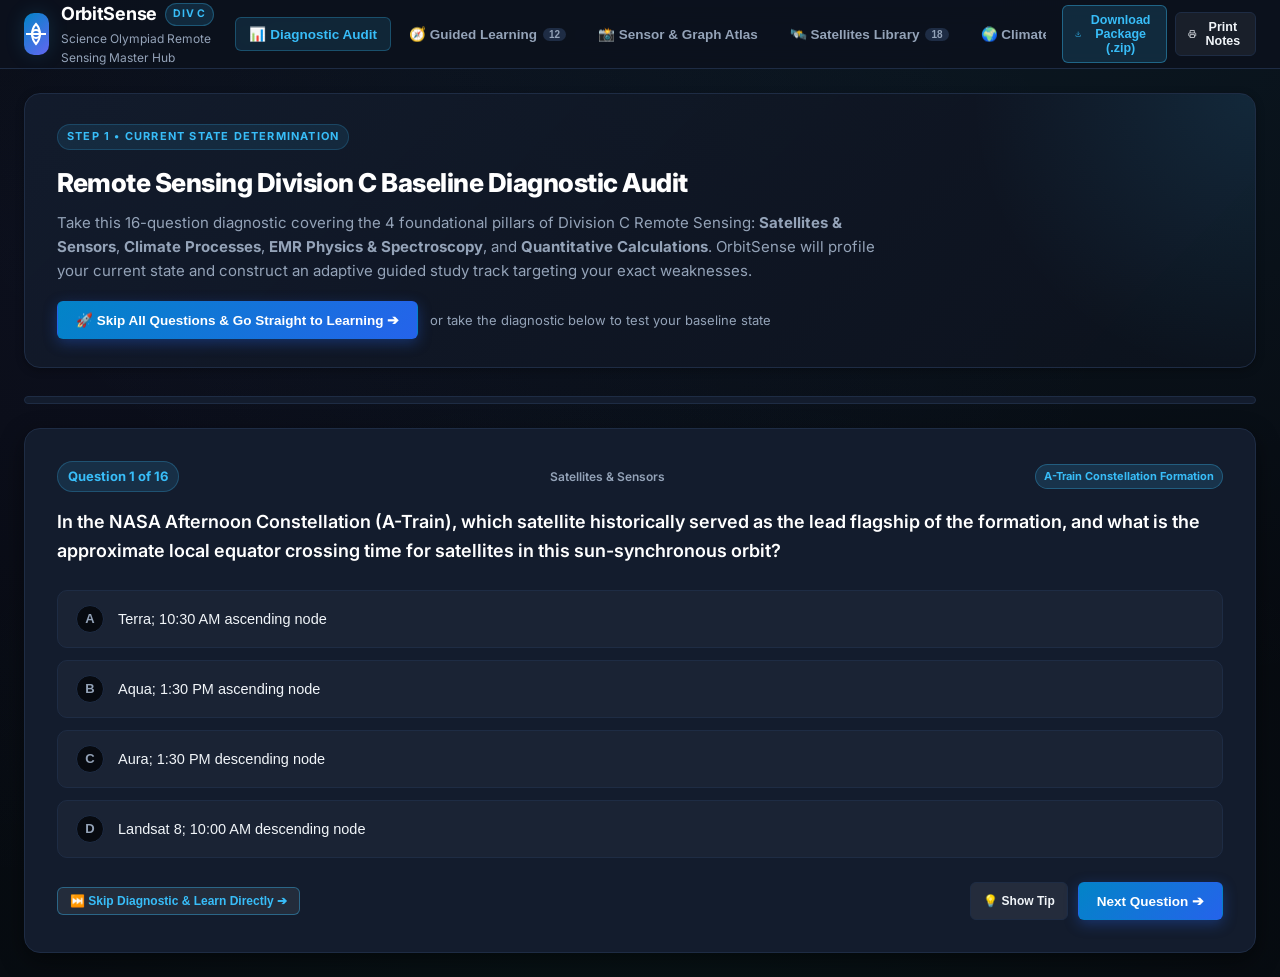
<file: index.html>
<!DOCTYPE html>
<html lang="en">
<head>
  <meta charset="UTF-8">
  <meta name="viewport" content="width=device-width, initial-scale=1.0">
  <title>OrbitSense Div C — Science Olympiad Remote Sensing Master Hub</title>
  <link rel="stylesheet" href="style.css">
  <link rel="preconnect" href="https://fonts.googleapis.com">
  <link rel="preconnect" href="https://fonts.gstatic.com" crossorigin>
  <link href="https://fonts.googleapis.com/css2?family=Inter:wght@400;500;600;700;800&family=JetBrains+Mono:wght@400;500;600;700&display=swap" rel="stylesheet">
</head>
<body>

  <!-- ================= TOP NAVIGATION BAR ================= -->
  <header class="top-navbar">
    <div class="nav-container">
      <div class="brand" onclick="switchTab('diagnostic')">
        <div class="brand-icon-wrap">
          <svg viewBox="0 0 24 24">
            <circle cx="12" cy="12" r="4"></circle>
            <path d="M12 2a15.3 15.3 0 0 1 4 10 15.3 15.3 0 0 1-4 10 15.3 15.3 0 0 1-4-10 15.3 15.3 0 0 1 4-10z"></path>
            <path d="M2 12h20"></path>
          </svg>
        </div>
        <div class="brand-text">
          <h1>OrbitSense <span class="brand-badge">Div C</span></h1>
          <p>Science Olympiad Remote Sensing Master Hub</p>
        </div>
      </div>

      <!-- Main Navigation Tabs -->
      <nav class="nav-tabs" id="main-nav-tabs">
        <button class="nav-tab-btn active" data-tab="diagnostic" onclick="switchTab('diagnostic')">
          📊 Diagnostic Audit
        </button>
        <button class="nav-tab-btn" data-tab="guided" onclick="switchTab('guided')">
          🧭 Guided Learning
          <span class="badge-count" id="guided-badge-count">12</span>
        </button>
        <button class="nav-tab-btn" data-tab="atlas" onclick="switchTab('atlas')">
          📸 Sensor & Graph Atlas
        </button>
        <button class="nav-tab-btn" data-tab="satellites" onclick="switchTab('satellites')">
          🛰️ Satellites Library
          <span class="badge-count">18</span>
        </button>
        <button class="nav-tab-btn" data-tab="climate" onclick="switchTab('climate')">
          🌍 Climate Stuff
        </button>
        <button class="nav-tab-btn" data-tab="math-calc" onclick="switchTab('math-calc')">
          🧮 Math & Calculator Vault
        </button>
        <button class="nav-tab-btn" data-tab="exam" onclick="switchTab('exam')">
          📝 Practice Exam
        </button>
        <button class="nav-tab-btn" data-tab="cheat-sheet" onclick="switchTab('cheat-sheet')">
          🖨️ Binder Cheat Sheet
        </button>
      </nav>

      <div class="nav-actions">
        <button class="btn-print-nav" onclick="openDownloadModal()" style="background: rgba(56, 189, 248, 0.15); border-color: rgba(56, 189, 248, 0.4); color: var(--cyan);">
          <svg width="14" height="14" viewBox="0 0 24 24" fill="none" stroke="currentColor" stroke-width="2">
            <path d="M21 15v4a2 2 0 0 1-2 2H5a2 2 0 0 1-2-2v-4"></path>
            <polyline points="7 10 12 15 17 10"></polyline>
            <line x1="12" y1="15" x2="12" y2="3"></line>
          </svg>
          Download Package (.zip)
        </button>
        <button class="btn-print-nav" onclick="printCheatSheet()">
          <svg width="14" height="14" viewBox="0 0 24 24" fill="none" stroke="currentColor" stroke-width="2">
            <polyline points="6 9 6 2 18 2 18 9"></polyline>
            <path d="M6 18H4a2 2 0 0 1-2-2v-5a2 2 0 0 1 2-2h16a2 2 0 0 1 2 2v5a2 2 0 0 1-2 2h-2"></path>
            <rect x="6" y="14" width="12" height="8"></rect>
          </svg>
          Print Notes
        </button>
      </div>
    </div>
  </header>

  <!-- ================= MAIN CONTENT CONTAINER ================= -->
  <main class="main-wrapper">

    <!-- ================= SECTION 1: DIAGNOSTIC AUDIT ================= -->
    <section class="app-section active" id="section-diagnostic">
      <div class="section-hero">
        <span class="hero-tag">Step 1 • Current State Determination</span>
        <h2 class="hero-title">Remote Sensing Division C Baseline Diagnostic Audit</h2>
        <p class="hero-desc">
          Take this 16-question diagnostic covering the 4 foundational pillars of Division C Remote Sensing: 
          <strong>Satellites & Sensors</strong>, <strong>Climate Processes</strong>, <strong>EMR Physics & Spectroscopy</strong>, and <strong>Quantitative Calculations</strong>. 
          OrbitSense will profile your current state and construct an adaptive guided study track targeting your exact weaknesses.
        </p>
        <div style="margin-top: 18px; display: flex; gap: 12px; align-items: center; flex-wrap: wrap;">
          <button class="btn btn-primary" onclick="skipToGuidedLearning()">
            🚀 Skip All Questions & Go Straight to Learning ➔
          </button>
          <span style="font-size: 13px; color: var(--text-muted);">
            or take the diagnostic below to test your baseline state
          </span>
        </div>
      </div>

      <!-- Diagnostic In-Progress Card -->
      <div class="diagnostic-container" id="diagnostic-quiz-container">
        <div class="diagnostic-progress-bar">
          <div class="diagnostic-progress-fill" id="diag-progress-fill"></div>
        </div>

        <div class="diagnostic-question-card">
          <div class="question-meta">
            <span class="q-number-pill" id="diag-q-number">Question 1 of 16</span>
            <span class="q-category-pill" id="diag-q-category">Satellites & Sensors</span>
            <span class="badge badge-cyan" id="diag-q-topic">A-Train Constellation</span>
          </div>

          <h3 class="q-prompt" id="diag-q-prompt">Loading question...</h3>

          <div class="options-list" id="diag-options-list">
            <!-- Dynamically populated options -->
          </div>

          <!-- Feedback Box -->
          <div class="feedback-box" id="diag-feedback-box">
            <div class="feedback-title" id="diag-feedback-title">Correct!</div>
            <p class="feedback-text" id="diag-feedback-text">Detailed explanation here.</p>
            <div class="feedback-tip" id="diag-feedback-tip">Competition Tip: ...</div>
          </div>

          <div style="margin-top: 24px; display: flex; justify-content: space-between; align-items: center; flex-wrap: wrap; gap: 12px;">
            <button class="btn btn-secondary btn-sm" onclick="skipToGuidedLearning()" style="color: var(--cyan); border-color: rgba(56, 189, 248, 0.4);">
              ⏭️ Skip Diagnostic & Learn Directly ➔
            </button>
            <div style="display: flex; gap: 10px;">
              <button class="btn btn-secondary btn-sm" id="diag-btn-hint" onclick="toggleDiagHint()">💡 Show Tip</button>
              <button class="btn btn-primary" id="diag-btn-next" onclick="nextDiagQuestion()" disabled>Next Question →</button>
            </div>
          </div>
        </div>
      </div>

      <!-- Diagnostic Results Screen (Hidden initially) -->
      <div class="results-card" id="diagnostic-results-container" style="display: none;">
        <div class="state-badge-container">
          <div class="state-badge-icon" id="diag-result-icon">🎯</div>
          <div>
            <div class="state-title" id="diag-result-tier">State Contender (Tier 2)</div>
            <div class="state-score-big" id="diag-result-score">Overall Score: 13 / 16 (81%)</div>
            <p class="state-desc" id="diag-result-desc">
              Strong grasp of satellite orbits and atmospheric physics. Focus recommended on 1-Layer Energy Balance models and radar altimetry.
            </p>
          </div>
        </div>

        <h3 style="font-size: 16px; font-weight: 700; margin-bottom: 14px; color: #fff;">📊 Category Mastery Breakdown</h3>
        <div class="mastery-bars-grid">
          <div class="mastery-bar-item">
            <div class="mastery-label-wrap">
              <span>🛰️ Satellites & Sensors</span>
              <span id="mastery-sat-pct">75%</span>
            </div>
            <div class="mastery-progress-track">
              <div class="mastery-progress-bar" id="mastery-sat-bar" style="background: var(--cyan); width: 75%;"></div>
            </div>
          </div>

          <div class="mastery-bar-item">
            <div class="mastery-label-wrap">
              <span>🌍 Climate Processes</span>
              <span id="mastery-clim-pct">100%</span>
            </div>
            <div class="mastery-progress-track">
              <div class="mastery-progress-bar" id="mastery-clim-bar" style="background: var(--emerald); width: 100%;"></div>
            </div>
          </div>

          <div class="mastery-bar-item">
            <div class="mastery-label-wrap">
              <span>⚛️ EMR Physics & Spectroscopy</span>
              <span id="mastery-phys-pct">75%</span>
            </div>
            <div class="mastery-progress-track">
              <div class="mastery-progress-bar" id="mastery-phys-bar" style="background: var(--purple); width: 75%;"></div>
            </div>
          </div>

          <div class="mastery-bar-item">
            <div class="mastery-label-wrap">
              <span>🧮 Math & Quantitative Calculations</span>
              <span id="mastery-math-pct">50%</span>
            </div>
            <div class="mastery-progress-track">
              <div class="mastery-progress-bar" id="mastery-math-bar" style="background: var(--amber); width: 50%;"></div>
            </div>
          </div>
        </div>

        <div class="blindspots-card">
          <div class="blindspots-title">
            <span>⚠️ Identified Knowledge Gaps to Master</span>
          </div>
          <ul class="blindspots-list" id="diag-blindspots-list">
            <!-- Dynamically populated blindspots -->
          </ul>
        </div>

        <div style="display: flex; gap: 14px; flex-wrap: wrap;">
          <button class="btn btn-primary" onclick="launchTargetedGuidedMode()">
            🚀 Start Adaptive Guided Study for My Weak Areas
          </button>
          <button class="btn btn-secondary" onclick="restartDiagnostic()">
            🔄 Retake Diagnostic Audit
          </button>
          <button class="btn btn-secondary" onclick="switchTab('satellites')">
            🛰️ Explore Satellites Library
          </button>
        </div>
      </div>
    </section>

    <!-- ================= SECTION 2: ADAPTIVE GUIDED LEARNING ================= -->
    <section class="app-section" id="section-guided">
      <div class="section-hero">
        <span class="hero-tag">Step 2 • Adaptive Mastery</span>
        <h2 class="hero-title">Adaptive Guided Learning Mode</h2>
        <p class="hero-desc">
          Bite-sized micro-lessons engineered for Science Olympiad Division C. Each module provides 
          <strong>Core Takeaways</strong>, <strong>Interactive Simulation Sandboxes</strong>, 
          <strong>Competition Trap Alerts</strong>, <strong>Step-by-Step Calculator Examples</strong>, and 
          <strong>Check-for-Understanding Micro-Quizzes</strong>.
        </p>
      </div>

      <!-- Filter Controls & Actions -->
      <div style="display: flex; justify-content: space-between; align-items: center; flex-wrap: wrap; gap: 12px; margin-bottom: 20px;">
        <div class="guided-filter-tabs" style="margin-bottom: 0;">
          <button class="filter-chip active" data-filter="all" onclick="filterGuidedModules('all', this)">All Modules (12)</button>
          <button class="filter-chip" data-filter="weakness" id="guided-weakness-btn" onclick="filterGuidedModules('weakness', this)">🎯 My Diagnostic Weaknesses</button>
          <button class="filter-chip" data-filter="Satellites & Sensors" onclick="filterGuidedModules('Satellites & Sensors', this)">🛰️ Satellites & Sensors</button>
          <button class="filter-chip" data-filter="Climate Processes" onclick="filterGuidedModules('Climate Processes', this)">🌍 Climate Processes</button>
          <button class="filter-chip" data-filter="Math & Calculations" onclick="filterGuidedModules('Math & Calculations', this)">🧮 Math & Formulas</button>
        </div>
        <div style="display: flex; gap: 8px;">
          <button class="btn btn-secondary btn-sm" onclick="expandAllModules()">📖 Expand All</button>
          <button class="btn btn-secondary btn-sm" onclick="collapseAllModules()">📕 Collapse All</button>
        </div>
      </div>

      <!-- Modules Container -->
      <div id="guided-modules-container">
        <!-- Rendered dynamically by app.js -->
      </div>
    </section>

    
    <!-- ================= SECTION 2.5: SENSOR & GRAPH ATLAS ================= -->
    <section class="app-section" id="section-atlas">
      <div class="section-hero">
        <span class="hero-tag">Visual Recognition & Image Sheet Guide</span>
        <h2 class="hero-title">Satellite Sensor & Data Product Atlas</h2>
        <p class="hero-desc">
          Science Olympiad Division C exams provide an Image Sheet containing raw instrument spectrograms, 
          lidar curtains, radar reflectivity profiles, false-color composites, and climate anomaly maps. 
          Study what each tool looks like, its absorption spectra, measurement units, and exact recognition cues.
        </p>
      </div>

      <!-- Atlas Subtabs -->
      <div class="atlas-subtabs">
        <button class="atlas-subtab-btn active" onclick="switchAtlasSubtab('spectra', this)">🌈 Atmospheric Absorption Spectra</button>
        <button class="atlas-subtab-btn" onclick="switchAtlasSubtab('oco2', this)">🔬 OCO-2 Spectrometer</button>
        <button class="atlas-subtab-btn" onclick="switchAtlasSubtab('caliop', this)">🛰️ CALIPSO Lidar Curtains</button>
        <button class="atlas-subtab-btn" onclick="switchAtlasSubtab('cloudsat', this)">📡 CloudSat Radar Profiles</button>
        <button class="atlas-subtab-btn" onclick="switchAtlasSubtab('landsat', this)">🌿 Landsat CIR & Spectral Curves</button>
        <button class="atlas-subtab-btn" onclick="switchAtlasSubtab('altimetry', this)">🌊 Jason Altimetry & ENSO</button>
        <button class="atlas-subtab-btn" onclick="switchAtlasSubtab('ceres', this)">☀️ CERES Radiation Budget</button>
        <button class="atlas-subtab-btn" onclick="switchAtlasSubtab('quiz', this)" style="color: var(--amber);">🎮 Visual Recognition Trainer</button>
      </div>

      <!-- SUBTAB 1: ATMOSPHERIC ABSORPTION SPECTRA -->
      <div class="atlas-content" id="atlas-content-spectra">
        <div class="atlas-card">
          <div class="atlas-header">
            <div>
              <h3 class="atlas-title">🌈 Earth's Atmospheric Absorption Spectrum & Optical Windows</h3>
              <p class="atlas-subtitle">Plot of Atmospheric Transmittance (%) vs Wavelength (µm) from Ultraviolet to Thermal Infrared</p>
            </div>
            <span class="badge badge-cyan">Spectroscopy Foundation</span>
          </div>

          <p style="font-size: 13.5px; color: var(--text-muted); line-height: 1.6;">
            Earth's atmosphere acts as a selective filter. Nitrogen (N₂) and Oxygen (O₂) are transparent in the infrared, 
            while polyatomic greenhouse gases absorb radiation at discrete molecular vibrational/rotational lines. 
            Notice the prominent <strong>8 µm to 12 µm Atmospheric Window</strong> where Earth radiates surface heat directly to space!
          </p>

          <div class="atlas-svg-wrap">
            <svg viewBox="0 0 900 360" fill="none" xmlns="http://www.w3.org/2000/svg">
              <!-- Background Grid -->
              <rect width="900" height="360" fill="#0b111e"/>
              <line x1="80" y1="50" x2="860" y2="50" stroke="#1e2c44" stroke-dasharray="4 4"/>
              <line x1="80" y1="120" x2="860" y2="120" stroke="#1e2c44" stroke-dasharray="4 4"/>
              <line x1="80" y1="190" x2="860" y2="190" stroke="#1e2c44" stroke-dasharray="4 4"/>
              <line x1="80" y1="260" x2="860" y2="260" stroke="#1e2c44" stroke-dasharray="4 4"/>
              
              <!-- Axes -->
              <line x1="80" y1="290" x2="860" y2="290" stroke="#475569" stroke-width="2"/>
              <line x1="80" y1="50" x2="80" y2="290" stroke="#475569" stroke-width="2"/>

              <!-- Y-Axis Labels -->
              <text x="70" y="55" fill="#94a3b8" font-size="11" text-anchor="end" font-family="monospace">100%</text>
              <text x="70" y="125" fill="#94a3b8" font-size="11" text-anchor="end" font-family="monospace">75%</text>
              <text x="70" y="195" fill="#94a3b8" font-size="11" text-anchor="end" font-family="monospace">50%</text>
              <text x="70" y="265" fill="#94a3b8" font-size="11" text-anchor="end" font-family="monospace">25%</text>
              <text x="70" y="295" fill="#94a3b8" font-size="11" text-anchor="end" font-family="monospace">0%</text>
              <text x="25" y="170" fill="#38bdf8" font-size="12" font-weight="700" transform="rotate(-90 25 170)" text-anchor="middle">Atmospheric Transmittance</text>

              <!-- X-Axis Labels (Wavelength µm) -->
              <text x="100" y="315" fill="#94a3b8" font-size="11" text-anchor="middle" font-family="monospace">0.2 µm (UV)</text>
              <text x="180" y="315" fill="#94a3b8" font-size="11" text-anchor="middle" font-family="monospace">0.5 (Vis)</text>
              <text x="260" y="315" fill="#94a3b8" font-size="11" text-anchor="middle" font-family="monospace">1.0 (NIR)</text>
              <text x="360" y="315" fill="#94a3b8" font-size="11" text-anchor="middle" font-family="monospace">2.0 (SWIR)</text>
              <text x="470" y="315" fill="#94a3b8" font-size="11" text-anchor="middle" font-family="monospace">4.26 (CO₂)</text>
              <text x="560" y="315" fill="#94a3b8" font-size="11" text-anchor="middle" font-family="monospace">7.66 (CH₄)</text>
              <text x="650" y="315" fill="#34d399" font-size="11" font-weight="700" text-anchor="middle" font-family="monospace">8 - 12 µm Window</text>
              <text x="780" y="315" fill="#f43f5e" font-size="11" font-weight="700" text-anchor="middle" font-family="monospace">15 µm (CO₂)</text>
              <text x="850" y="315" fill="#94a3b8" font-size="11" text-anchor="middle" font-family="monospace">>20 µm</text>
              <text x="470" y="345" fill="#e2e8f0" font-size="12" font-weight="700" text-anchor="middle">Wavelength λ (micrometers, µm)</text>

              <!-- Atmospheric Window Bracket Highlight (8 to 12 µm) -->
              <rect x="600" y="55" width="105" height="235" fill="rgba(52, 211, 153, 0.08)" stroke="#34d399" stroke-dasharray="4 4"/>
              <text x="652" y="75" fill="#34d399" font-size="11" font-weight="700" text-anchor="middle">ATMOSPHERIC WINDOW</text>
              <text x="652" y="90" fill="#34d399" font-size="9.5" text-anchor="middle">High Transmittance (8-12 µm)</text>

              <!-- Transmittance Curve (Polygon + Stroke) -->
              <path d="M 80 290 
                       L 110 290 
                       Q 130 290 145 100 
                       L 180 60 
                       L 210 65 
                       L 230 180 
                       L 245 80 
                       L 260 270 
                       L 280 85 
                       L 310 285 
                       L 330 90 
                       L 360 280 
                       L 400 95 
                       L 440 100 
                       L 470 288 
                       L 490 110 
                       L 530 120 
                       L 560 275 
                       L 580 140 
                       L 610 70 
                       L 630 170 
                       L 650 70 
                       L 690 80 
                       L 730 285 
                       L 780 290 
                       L 820 285 
                       L 860 288" 
                    fill="none" stroke="#38bdf8" stroke-width="3" stroke-linecap="round" stroke-linejoin="round"/>

              <!-- Absorption Notch Markers & Molecular Tags -->
              <!-- UV Ozone -->
              <rect x="85" y="250" width="35" height="20" rx="3" fill="#f43f5e"/>
              <text x="102" y="264" fill="#fff" font-size="10" font-weight="700" text-anchor="middle">O₃/O₂</text>

              <!-- Water Vapor 1.4 µm -->
              <text x="260" y="250" fill="#60a5fa" font-size="10" font-weight="700" text-anchor="middle">H₂O</text>
              <!-- Water Vapor 1.9 µm -->
              <text x="310" y="265" fill="#60a5fa" font-size="10" font-weight="700" text-anchor="middle">H₂O</text>
              <!-- CO2 4.26 µm -->
              <rect x="455" y="250" width="30" height="18" rx="3" fill="#a855f7"/>
              <text x="470" y="263" fill="#fff" font-size="9" font-weight="700" text-anchor="middle">CO₂</text>
              <!-- CH4 7.66 µm -->
              <rect x="545" y="240" width="30" height="18" rx="3" fill="#fbbf24"/>
              <text x="560" y="253" fill="#000" font-size="9" font-weight="700" text-anchor="middle">CH₄</text>
              <!-- Ozone 9.6 µm inside window -->
              <rect x="618" y="145" width="24" height="16" rx="3" fill="#f43f5e"/>
              <text x="630" y="157" fill="#fff" font-size="8.5" font-weight="700" text-anchor="middle">O₃</text>
              <!-- CO2 15 µm massive notch -->
              <rect x="745" y="250" width="70" height="20" rx="4" fill="#f43f5e"/>
              <text x="780" y="264" fill="#fff" font-size="10.5" font-weight="800" text-anchor="middle">CO₂ (15 µm)</text>
            </svg>
          </div>

          <div class="recognition-cue-box">
            <div class="cue-title">🎯 Test Recognition Cues for Atmospheric Spectra:</div>
            <ul class="cue-list">
              <li><strong>The 8–12 µm Window:</strong> Look for the wide gap of high transmittance (~80%) centered between the 7.66 µm methane dip and the huge 15 µm CO₂ valley. The small notch inside the window at <strong>9.6 µm</strong> is caused by <strong>stratospheric ozone (O₃)</strong>!</li>
              <li><strong>CO₂ Fundamental Bands:</strong> Always identify <strong>4.26 µm</strong> (asymmetric stretch) and the broad <strong>15 µm</strong> notch (bending mode). AIRS on Aqua and CrIS on Suomi NPP use these bands for atmospheric temperature sounding.</li>
              <li><strong>Water Vapor ($H_2O$) Notches:</strong> Recurring absorption dips at 0.94 µm, 1.13 µm, 1.4 µm, 1.9 µm, 6.3 µm, and continuous absorption beyond 15 µm.</li>
            </ul>
          </div>
          <div style="margin-top: 16px; background: rgba(0,0,0,0.3); border-radius: 8px; padding: 14px; border: 1px solid var(--border-dim);">
            <div style="font-size: 11px; text-transform: uppercase; letter-spacing: 0.05em; color: var(--cyan); margin-bottom: 8px; font-weight: 700;">🛰️ NASA Reference Diagram: Atmospheric Gas Absorption Spectra</div>
            <img src="assets/atmospheric_transmission.jpg" alt="Atmospheric Transmission Spectrum" style="width: 100%; border-radius: 6px; object-fit: contain; max-height: 280px; background: #000;" onerror="this.style.display='none'">
          </div>
        </div>
      </div>

      <!-- SUBTAB 2: OCO-2 SPECTROMETER DATA -->
      <div class="atlas-content" id="atlas-content-oco2" style="display: none;">
        <div class="atlas-card">
          <div class="atlas-header">
            <div>
              <h3 class="atlas-title">🔬 NASA OCO-2 Grating Spectrometer Output</h3>
              <p class="atlas-subtitle">High-Resolution Spectral Triplet (O₂ A-Band, Weak CO₂, Strong CO₂) & Global XCO₂ Map</p>
            </div>
            <span class="badge badge-emerald">A-Train • Carbon Cycle</span>
          </div>

          <p style="font-size: 13.5px; color: var(--text-muted); line-height: 1.6;">
            OCO-2 carries three high-resolution grating spectrometers that record hundreds of finely spaced spectral absorption lines 
            of reflected sunlight. Below is the iconic <strong>Three-Band Spectrogram</strong> that appears on national exams:
          </p>

          <div class="atlas-svg-wrap">
            <svg viewBox="0 0 900 280" fill="none" xmlns="http://www.w3.org/2000/svg">
              <rect width="900" height="280" fill="#090f19" rx="8"/>
              
              <!-- Panel 1: O2 A-band -->
              <rect x="20" y="20" width="270" height="200" fill="#0f172a" stroke="#1e2c44" rx="6"/>
              <text x="155" y="45" fill="#38bdf8" font-size="12" font-weight="700" text-anchor="middle">Band 1: O₂ A-Band (0.76 µm)</text>
              <text x="155" y="62" fill="#94a3b8" font-size="10" text-anchor="middle">Dry Air Column & Surface Pressure</text>
              <!-- Spectral absorption lines (O2 A-band doublets) -->
              <path d="M 35 150 L 50 150 L 60 80 L 65 160 L 75 70 L 80 170 L 90 90 L 95 180 L 110 75 L 120 190 L 135 70 L 145 195 L 160 80 L 175 190 L 195 90 L 210 185 L 230 110 L 250 175 L 270 175" stroke="#38bdf8" stroke-width="2"/>
              <text x="155" y="210" fill="#94a3b8" font-size="9.5" text-anchor="middle">0.758 µm ──────── 0.772 µm</text>

              <!-- Panel 2: Weak CO2 band -->
              <rect x="315" y="20" width="270" height="200" fill="#0f172a" stroke="#1e2c44" rx="6"/>
              <text x="450" y="45" fill="#34d399" font-size="12" font-weight="700" text-anchor="middle">Band 2: Weak CO₂ (1.61 µm)</text>
              <text x="450" y="62" fill="#94a3b8" font-size="10" text-anchor="middle">Primary Column CO₂ Abundance</text>
              <!-- Fine rotational lines -->
              <path d="M 330 140 L 345 140 L 355 90 L 365 150 L 380 85 L 395 160 L 410 80 L 425 170 L 440 75 L 455 180 L 470 80 L 485 170 L 500 85 L 515 160 L 530 90 L 545 150 L 565 140" stroke="#34d399" stroke-width="2"/>
              <text x="450" y="210" fill="#94a3b8" font-size="9.5" text-anchor="middle">1.594 µm ──────── 1.619 µm</text>

              <!-- Panel 3: Strong CO2 band -->
              <rect x="610" y="20" width="270" height="200" fill="#0f172a" stroke="#1e2c44" rx="6"/>
              <text x="745" y="45" fill="#f43f5e" font-size="12" font-weight="700" text-anchor="middle">Band 3: Strong CO₂ (2.06 µm)</text>
              <text x="745" y="62" fill="#94a3b8" font-size="10" text-anchor="middle">Aerosol Scattering & H₂O Check</text>
              <!-- Saturated strong absorption lines -->
              <path d="M 625 130 L 640 130 L 650 75 L 660 170 L 675 70 L 690 185 L 705 65 L 720 190 L 735 60 L 750 195 L 765 65 L 780 190 L 795 70 L 810 180 L 825 80 L 840 160 L 860 140" stroke="#f43f5e" stroke-width="2"/>
              <text x="745" y="210" fill="#94a3b8" font-size="9.5" text-anchor="middle">2.042 µm ──────── 2.082 µm</text>

              <text x="450" y="255" fill="#e2e8f0" font-size="12" font-weight="700" text-anchor="middle">Wavelength & Resolved Molecular Absorption Lines</text>
            </svg>
          </div>

          <div class="recognition-cue-box">
            <div class="cue-title">🎯 How to Recognize OCO-2 on a Test:</div>
            <ul class="cue-list">
              <li><strong>The Three Panels:</strong> If you see a diagram with 3 side-by-side spectral windows centered at <strong>0.76 µm, 1.61 µm, and 2.06 µm</strong>, it is ALWAYS <strong>NASA's OCO-2</strong>!</li>
              <li><strong>The Formula:</strong> $XCO_2 = 	ext{Total } CO_2 	ext{ column} / 	ext{Total dry air column}$. The 0.76 µm O₂ band determines the denominator!</li>
              <li><strong>Map Recognition:</strong> OCO-2 global maps are plotted in units of <strong>parts per million (ppm)</strong> with values ranging from ~405 to ~428 ppm. Look for the massive summer drawdown over the northern boreal forests (Siberia and Canada).</li>
            </ul>
          </div>
        </div>
      </div>

      <!-- SUBTAB 3: CALIPSO CALIOP LIDAR CURTAINS -->
      <div class="atlas-content" id="atlas-content-caliop" style="display: none;">
        <div class="atlas-card">
          <div class="atlas-header">
            <div>
              <h3 class="atlas-title">🛰️ NASA/CNES CALIPSO CALIOP Vertical Lidar Curtain</h3>
              <p class="atlas-subtitle">532 nm Attenuated Backscatter & Depolarization Profile (Altitude: 0 to 30 km)</p>
            </div>
            <span class="badge badge-purple">ACTIVE Laser Lidar</span>
          </div>

          <p style="font-size: 13.5px; color: var(--text-muted); line-height: 1.6;">
            CALIOP shoots pulsed 532 nm and 1064 nm laser beams downward from 705 km, capturing narrow 2D vertical cross-sections 
            ("curtains") of the atmosphere. Below is the standard CALIOP curtain format tested in Science Olympiad:
          </p>

          <div class="atlas-svg-wrap">
            <svg viewBox="0 0 900 320" fill="none" xmlns="http://www.w3.org/2000/svg">
              <rect width="900" height="320" fill="#030712"/>

              <!-- Grid & Altitude Y-Axis (0 to 30 km) -->
              <line x1="70" y1="40" x2="850" y2="40" stroke="#1f2937" stroke-dasharray="2 2"/>
              <line x1="70" y1="100" x2="850" y2="100" stroke="#1f2937" stroke-dasharray="2 2"/>
              <line x1="70" y1="160" x2="850" y2="160" stroke="#1f2937" stroke-dasharray="2 2"/>
              <line x1="70" y1="220" x2="850" y2="220" stroke="#1f2937" stroke-dasharray="2 2"/>
              <line x1="70" y1="260" x2="850" y2="260" stroke="#4b5563" stroke-width="2"/>
              <line x1="70" y1="40" x2="70" y2="260" stroke="#4b5563" stroke-width="2"/>

              <!-- Y Labels (km) -->
              <text x="60" y="45" fill="#9ca3af" font-size="11" text-anchor="end" font-family="monospace">30 km</text>
              <text x="60" y="105" fill="#9ca3af" font-size="11" text-anchor="end" font-family="monospace">20 km</text>
              <text x="60" y="165" fill="#9ca3af" font-size="11" text-anchor="end" font-family="monospace">12 km</text>
              <text x="60" y="225" fill="#9ca3af" font-size="11" text-anchor="end" font-family="monospace">5 km</text>
              <text x="60" y="265" fill="#9ca3af" font-size="11" text-anchor="end" font-family="monospace">0 km</text>
              <text x="25" y="150" fill="#38bdf8" font-size="12" font-weight="700" transform="rotate(-90 25 150)" text-anchor="middle">Altitude (km)</text>

              <!-- Atmospheric features inside curtain -->
              <!-- Clean air background (dark blue/purple) -->
              <rect x="71" y="40" width="779" height="219" fill="#0c192c" opacity="0.6"/>

              <!-- Polar Stratospheric Clouds (PSCs) over Antarctica (-60° to -80° latitude at 18-24 km) -->
              <ellipse cx="160" cy="115" rx="65" ry="18" fill="rgba(244, 63, 94, 0.45)" stroke="#f43f5e" stroke-dasharray="3 3"/>
              <text x="160" y="118" fill="#fecdd3" font-size="10" font-weight="700" text-anchor="middle">Polar Stratospheric Cloud (PSC)</text>
              <text x="160" y="130" fill="#fda4af" font-size="8.5" text-anchor="middle">Type I/II (18-24 km) - High Depol</text>

              <!-- Tropical Deep Cirrus Anvil (12 - 16 km) -->
              <path d="M 380 150 Q 430 130 520 145 Q 490 170 410 165 Z" fill="rgba(255, 255, 255, 0.85)" stroke="#38bdf8"/>
              <text x="450" y="155" fill="#0f172a" font-size="10" font-weight="800" text-anchor="middle">Cirrus Cloud (Ice)</text>

              <!-- Saharan Dust Plume (2 - 6 km) -->
              <rect x="560" y="210" width="180" height="35" rx="6" fill="rgba(245, 158, 11, 0.55)" stroke="#fbbf24"/>
              <text x="650" y="232" fill="#fff" font-size="10.5" font-weight="700" text-anchor="middle">Saharan Dust Layer (2 - 6 km)</text>

              <!-- Marine Boundary Layer (0 - 2 km) -->
              <rect x="71" y="245" width="779" height="15" fill="rgba(56, 189, 248, 0.5)"/>
              <text x="470" y="256" fill="#fff" font-size="9.5" font-weight="600" text-anchor="middle">Marine Boundary Layer / Sea Salt Aerosols (0 - 2 km)</text>

              <!-- X-Axis Labels (Ground Track Latitude) -->
              <text x="160" y="285" fill="#9ca3af" font-size="11" text-anchor="middle" font-family="monospace">75°S (Antarctica)</text>
              <text x="320" y="285" fill="#9ca3af" font-size="11" text-anchor="middle" font-family="monospace">30°S</text>
              <text x="460" y="285" fill="#9ca3af" font-size="11" text-anchor="middle" font-family="monospace">0° (Equator)</text>
              <text x="650" y="285" fill="#9ca3af" font-size="11" text-anchor="middle" font-family="monospace">25°N (Sahara)</text>
              <text x="800" y="285" fill="#9ca3af" font-size="11" text-anchor="middle" font-family="monospace">60°N</text>
              <text x="460" y="308" fill="#e2e8f0" font-size="11.5" font-weight="700" text-anchor="middle">Sub-Satellite Ground Track Latitude</text>
            </svg>
          </div>

          <div class="recognition-cue-box">
            <div class="cue-title">🎯 How to Recognize CALIPSO CALIOP on a Test:</div>
            <ul class="cue-list">
              <li><strong>The Vertical Curtain:</strong> Height on the vertical axis (0 to 30 km) and orbital latitude/longitude along the horizontal axis.</li>
              <li><strong>Color Coding:</strong> Blue = clear clean atmosphere, Green/Yellow = aerosol plumes (dust, smoke), White/Red = thick clouds or high attenuated backscatter.</li>
              <li><strong>Depolarization Ratio:</strong> If asked whether a cloud is liquid or ice: <strong>Low depolarization (<5%) = Spherical liquid water droplets</strong> (preserves laser polarization). <strong>High depolarization (>30%) = Non-spherical ice crystals</strong> (scatters into orthogonal polarization).</li>
            </ul>
          </div>
        </div>
      </div>

      <!-- SUBTAB 4: CLOUDSAT CPR RADAR PROFILES -->
      <div class="atlas-content" id="atlas-content-cloudsat" style="display: none;">
        <div class="atlas-card">
          <div class="atlas-header">
            <div>
              <h3 class="atlas-title">📡 NASA CloudSat CPR 94 GHz Millimeter Radar Profile</h3>
              <p class="atlas-subtitle">Radar Reflectivity Factor (dBZ) Vertical Cross-Section Through a Convective Storm</p>
            </div>
            <span class="badge badge-rose">ACTIVE Millimeter Radar</span>
          </div>

          <p style="font-size: 13.5px; color: var(--text-muted); line-height: 1.6;">
            CloudSat flies 15 seconds ahead of CALIPSO. Its 94 GHz (W-band) radar penetrates deep inside clouds where optical lidar 
            is completely attenuated, revealing the internal liquid water content and precipitation core:
          </p>

          <div class="atlas-svg-wrap">
            <svg viewBox="0 0 900 320" fill="none" xmlns="http://www.w3.org/2000/svg">
              <rect width="900" height="320" fill="#050a14"/>

              <!-- Grid & Y-Axis (0 to 18 km) -->
              <line x1="70" y1="40" x2="850" y2="40" stroke="#1f2937" stroke-dasharray="2 2"/>
              <line x1="70" y1="100" x2="850" y2="100" stroke="#1f2937" stroke-dasharray="2 2"/>
              <line x1="70" y1="160" x2="850" y2="160" stroke="#1f2937" stroke-dasharray="2 2"/>
              <line x1="70" y1="210" x2="850" y2="210" stroke="#1f2937" stroke-dasharray="2 2"/>
              <line x1="70" y1="260" x2="850" y2="260" stroke="#4b5563" stroke-width="2"/>
              <line x1="70" y1="40" x2="70" y2="260" stroke="#4b5563" stroke-width="2"/>

              <text x="60" y="45" fill="#9ca3af" font-size="11" text-anchor="end" font-family="monospace">16 km</text>
              <text x="60" y="105" fill="#9ca3af" font-size="11" text-anchor="end" font-family="monospace">12 km</text>
              <text x="60" y="165" fill="#9ca3af" font-size="11" text-anchor="end" font-family="monospace">8 km</text>
              <text x="60" y="215" fill="#9ca3af" font-size="11" text-anchor="end" font-family="monospace">4 km (0°C)</text>
              <text x="60" y="265" fill="#9ca3af" font-size="11" text-anchor="end" font-family="monospace">0 km</text>
              <text x="25" y="150" fill="#f43f5e" font-size="12" font-weight="700" transform="rotate(-90 25 150)" text-anchor="middle">Altitude (km)</text>

              <!-- Convective storm profile in dBZ -->
              <!-- Cirrus anvil top (-25 to -15 dBZ, blue) -->
              <path d="M 240 100 Q 380 60 620 90 L 580 140 Q 380 120 280 130 Z" fill="#1e3a8a" opacity="0.8"/>
              <text x="440" y="85" fill="#93c5fd" font-size="10" font-weight="700" text-anchor="middle">Cirrus Anvil (-20 dBZ)</text>

              <!-- Mid-level cloud (green/yellow, 0 to +10 dBZ) -->
              <path d="M 320 130 Q 420 110 540 135 L 560 210 Q 420 200 300 210 Z" fill="#047857" opacity="0.85"/>
              <text x="430" y="155" fill="#a7f3d0" font-size="11" font-weight="700" text-anchor="middle">Mixed Phase Cloud (+5 dBZ)</text>

              <!-- Freezing level Bright Band (spikes to yellow/orange at 4 km) -->
              <line x1="300" y1="210" x2="560" y2="210" stroke="#f59e0b" stroke-width="6" stroke-linecap="round"/>
              <text x="660" y="214" fill="#fbbf24" font-size="10.5" font-weight="700">★ Melting Layer / Bright Band</text>

              <!-- Heavy precipitation core down to surface (+15 to +20 dBZ, red) -->
              <path d="M 350 213 L 510 213 L 490 260 L 370 260 Z" fill="#dc2626" opacity="0.9"/>
              <text x="430" y="242" fill="#fee2e2" font-size="11" font-weight="800" text-anchor="middle">Heavy Rain Core (+18 dBZ)</text>

              <!-- Ground Track X-Axis -->
              <text x="250" y="285" fill="#9ca3af" font-size="11" text-anchor="middle" font-family="monospace">Track km: 0</text>
              <text x="430" y="285" fill="#9ca3af" font-size="11" text-anchor="middle" font-family="monospace">150 km</text>
              <text x="610" y="285" fill="#9ca3af" font-size="11" text-anchor="middle" font-family="monospace">300 km</text>
              <text x="430" y="308" fill="#e2e8f0" font-size="11.5" font-weight="700" text-anchor="middle">Along-Track Distance (km)</text>

              <!-- dBZ Color Scale Legend -->
              <g transform="translate(680, 50)">
                <rect width="160" height="70" fill="#0f172a" stroke="#1e2c44" rx="4"/>
                <text x="80" y="18" fill="#e2e8f0" font-size="10" font-weight="700" text-anchor="middle">Radar Reflectivity (dBZ)</text>
                <rect x="15" y="28" width="130" height="12" fill="url(#dbz-grad)" rx="2"/>
                <text x="15" y="52" fill="#93c5fd" font-size="8.5">-30</text>
                <text x="55" y="52" fill="#34d399" font-size="8.5">-10</text>
                <text x="90" y="52" fill="#fbbf24" font-size="8.5">+5</text>
                <text x="135" y="52" fill="#f43f5e" font-size="8.5">+20</text>
              </g>

              <defs>
                <linearGradient id="dbz-grad" x1="0" y1="0" x2="1" y2="0">
                  <stop offset="0%" stop-color="#1e3a8a"/>
                  <stop offset="35%" stop-color="#047857"/>
                  <stop offset="70%" stop-color="#fbbf24"/>
                  <stop offset="100%" stop-color="#dc2626"/>
                </linearGradient>
              </defs>
            </svg>
          </div>

          <div class="recognition-cue-box">
            <div class="cue-title">🎯 CALIPSO vs. CloudSat: The Classic SciOly Exam Pairing:</div>
            <ul class="cue-list">
              <li><strong>CloudSat Radar (CPR):</strong> Uses units of <strong>dBZ</strong> (decibels of reflectivity factor Z). Highly sensitive to large hydrometeors (raindrops, graupel, snowflakes) and penetrates right through deep convective rainstorm cores down to the ground.</li>
              <li><strong>CALIPSO Lidar (CALIOP):</strong> Uses units of <strong>km⁻¹·sr⁻¹</strong> (attenuated backscatter). Highly sensitive to tiny aerosol particles and optically thin cirrus clouds, but the laser beam is completely extinguished near the top of thick water clouds!</li>
              <li><strong>The Synergy:</strong> Together, flying 15 seconds apart in the A-Train/C-Train, they produce a complete 3D atmospheric cross-section that neither sensor could capture alone.</li>
            </ul>
          </div>
        </div>
      </div>

      <!-- SUBTAB 5: LANDSAT CIR & SPECTRAL REFLECTANCE -->
      <div class="atlas-content" id="atlas-content-landsat" style="display: none;">
        <div class="atlas-card">
          <div class="atlas-header">
            <div>
              <h3 class="atlas-title">🌿 Landsat 8/9 Color Infrared (CIR) & Spectral Signature Curves</h3>
              <p class="atlas-subtitle">Why Healthy Vegetation Appears Bright Red in False Color (Bands 5-4-3)</p>
            </div>
            <span class="badge badge-emerald">30m Multispectral • Land Cover</span>
          </div>

          <p style="font-size: 13.5px; color: var(--text-muted); line-height: 1.6;">
            In Remote Sensing exams, you will frequently be asked to interpret spectral reflectance curves and false-color composites. 
            Below is the fundamental <strong>Reflectance Signature Graph</strong> comparing vegetation, soil, water, and snow:
          </p>

          <div class="atlas-svg-wrap">
            <svg viewBox="0 0 900 340" fill="none" xmlns="http://www.w3.org/2000/svg">
              <rect width="900" height="340" fill="#090e18"/>

              <!-- Grid -->
              <line x1="80" y1="50" x2="860" y2="50" stroke="#1f2937" stroke-dasharray="4 4"/>
              <line x1="80" y1="105" x2="860" y2="105" stroke="#1f2937" stroke-dasharray="4 4"/>
              <line x1="80" y1="160" x2="860" y2="160" stroke="#1f2937" stroke-dasharray="4 4"/>
              <line x1="80" y1="215" x2="860" y2="215" stroke="#1f2937" stroke-dasharray="4 4"/>
              <line x1="80" y1="270" x2="860" y2="270" stroke="#475569" stroke-width="2"/>
              <line x1="80" y1="50" x2="80" y2="270" stroke="#475569" stroke-width="2"/>

              <!-- Y Labels (%) -->
              <text x="70" y="55" fill="#9ca3af" font-size="11" text-anchor="end" font-family="monospace">80%</text>
              <text x="70" y="110" fill="#9ca3af" font-size="11" text-anchor="end" font-family="monospace">60%</text>
              <text x="70" y="165" fill="#9ca3af" font-size="11" text-anchor="end" font-family="monospace">40%</text>
              <text x="70" y="220" fill="#9ca3af" font-size="11" text-anchor="end" font-family="monospace">20%</text>
              <text x="70" y="275" fill="#9ca3af" font-size="11" text-anchor="end" font-family="monospace">0%</text>
              <text x="25" y="160" fill="#38bdf8" font-size="12" font-weight="700" transform="rotate(-90 25 160)" text-anchor="middle">Reflectance (%)</text>

              <!-- Bands Background Shading -->
              <!-- Visible (0.4 - 0.7 µm) -->
              <rect x="80" y="50" width="120" height="220" fill="rgba(56, 189, 248, 0.05)"/>
              <text x="140" y="65" fill="#94a3b8" font-size="10" font-weight="700" text-anchor="middle">VISIBLE</text>
              <!-- NIR (0.7 - 1.1 µm) -->
              <rect x="200" y="50" width="220" height="220" fill="rgba(16, 185, 129, 0.05)"/>
              <text x="310" y="65" fill="#34d399" font-size="10" font-weight="700" text-anchor="middle">NEAR-INFRARED (NIR)</text>
              <!-- SWIR (1.1 - 2.5 µm) -->
              <rect x="420" y="50" width="440" height="220" fill="rgba(244, 63, 94, 0.05)"/>
              <text x="640" y="65" fill="#f43f5e" font-size="10" font-weight="700" text-anchor="middle">SHORTWAVE INFRARED (SWIR)</text>

              <!-- 1. HEALTHY GREEN VEGETATION (Emerald green curve with steep Red Edge) -->
              <path d="M 80 255 
                       L 110 255 
                       L 135 240 
                       L 165 260 
                       L 190 250 
                       L 215 110 
                       L 270 100 
                       L 340 105 
                       L 410 130 
                       L 480 200 
                       L 550 160 
                       L 650 220 
                       L 740 190 
                       L 840 250" 
                    fill="none" stroke="#10b981" stroke-width="3.5"/>
              <text x="250" y="90" fill="#34d399" font-size="11" font-weight="800">Healthy Green Leaf (High NIR Plateau)</text>
              
              <!-- Red Edge Annotation Arrow -->
              <line x1="200" y1="230" x2="200" y2="130" stroke="#fbbf24" stroke-width="2" stroke-dasharray="3 3"/>
              <text x="180" y="175" fill="#fbbf24" font-size="10.5" font-weight="700" text-anchor="end">Steep Red Edge (0.7 µm) ➔</text>

              <!-- 2. DRY BARE SOIL (Monotonic upward slope, tan/amber curve) -->
              <path d="M 80 240 L 170 215 L 300 180 L 460 145 L 650 120 L 840 105" fill="none" stroke="#fbbf24" stroke-width="2.5" stroke-dasharray="6 3"/>
              <text x="740" y="98" fill="#fbbf24" font-size="10.5" font-weight="700">Dry Bare Soil</text>

              <!-- 3. CLEAR OPEN WATER (Drops to zero in NIR, blue curve) -->
              <path d="M 80 250 L 130 252 L 170 262 L 210 268 L 300 270 L 840 270" fill="none" stroke="#38bdf8" stroke-width="2.5"/>
              <text x="280" y="262" fill="#38bdf8" font-size="10" font-weight="700">Clear Water (Absorbs NIR/SWIR)</text>

              <!-- 4. FRESH SNOW (High visible, collapses in SWIR, white/cyan curve) -->
              <path d="M 80 60 L 180 65 L 260 75 L 380 90 L 480 250 L 560 260 L 700 265 L 840 268" fill="none" stroke="#e2e8f0" stroke-width="2.5" stroke-dasharray="2 2"/>
              <text x="320" y="80" fill="#e2e8f0" font-size="10.5" font-weight="700">Fresh Snow (High Visible, Low SWIR)</text>

              <!-- X-Axis Labels -->
              <text x="80" y="295" fill="#9ca3af" font-size="11" text-anchor="middle" font-family="monospace">0.4 µm</text>
              <text x="200" y="295" fill="#9ca3af" font-size="11" text-anchor="middle" font-family="monospace">0.7 (Red Edge)</text>
              <text x="320" y="295" fill="#9ca3af" font-size="11" text-anchor="middle" font-family="monospace">1.0 µm</text>
              <text x="480" y="295" fill="#9ca3af" font-size="11" text-anchor="middle" font-family="monospace">1.5 µm</text>
              <text x="650" y="295" fill="#9ca3af" font-size="11" text-anchor="middle" font-family="monospace">2.0 µm</text>
              <text x="840" y="295" fill="#9ca3af" font-size="11" text-anchor="middle" font-family="monospace">2.5 µm</text>
              <text x="470" y="325" fill="#e2e8f0" font-size="12" font-weight="700" text-anchor="middle">Wavelength λ (micrometers, µm)</text>
            </svg>
          </div>

          <div class="recognition-cue-box">
            <div class="cue-title">🎯 Landsat False Color CIR (Bands 5-4-3) Cheat Sheet:</div>
            <ul class="cue-list">
              <li><strong>Why Vegetation is Red:</strong> In False Color Infrared (CIR), Band 5 (NIR) is assigned to the RED display channel, Band 4 (Red visible) is assigned to GREEN, and Band 3 (Green visible) is assigned to BLUE. Because healthy leaves have massive NIR reflectance (~50%), they shine <strong>BRIGHT RED</strong> on your screen!</li>
              <li><strong>Water is Black/Dark:</strong> Water absorbs 100% of Near-Infrared and SWIR radiation, so it appears pitch black or deep navy.</li>
              <li><strong>Urban / Concrete is Cyan / Silver:</strong> Concrete and bare soil reflect visible blue/green more than vegetation, making cities appear cyan/gray.</li>
              <li><strong>The Red Edge:</strong> The sharp jump from 5% reflectance at 0.68 µm (chlorophyll absorption) to 50% at 0.75 µm (mesophyll scattering) is the single most tested feature in remote sensing plant biology.</li>
            </ul>
          </div>
        </div>
      </div>

      <!-- SUBTAB 6: JASON RADAR ALTIMETRY & ENSO -->
      <div class="atlas-content" id="atlas-content-altimetry" style="display: none;">
        <div class="atlas-card">
          <div class="atlas-header">
            <div>
              <h3 class="atlas-title">🌊 Jason-3 & Sentinel-6 Radar Altimetry (Sea Surface Height)</h3>
              <p class="atlas-subtitle">Sea Surface Height (SSH) Anomaly Maps During El Niño vs. La Niña</p>
            </div>
            <span class="badge badge-cyan">ACTIVE Radar Altimetry • 1336 km</span>
          </div>

          <p style="font-size: 13.5px; color: var(--text-muted); line-height: 1.6;">
            Radar altimeters measure the height of the sea surface with 1–2 cm accuracy. Thermal expansion makes warmer water rise. 
            Compare the classic satellite signatures of <strong>El Niño</strong> vs. <strong>La Niña</strong> across the equatorial Pacific:
          </p>

          <div style="display: grid; grid-template-columns: repeat(auto-fit, minmax(400px, 1fr)); gap: 18px; margin: 18px 0;">
            <!-- El Nino Map Box -->
            <div style="background: var(--bg-deep); border: 2px solid #ef4444; border-radius: 10px; padding: 18px;">
              <div style="display: flex; justify-content: space-between; align-items: center; margin-bottom: 8px;">
                <strong style="color: #ef4444; font-size: 16px;">🔥 El Niño (Warm Phase) SSH Map</strong>
                <span class="badge badge-rose">+15 to +25 cm Anomaly</span>
              </div>
              <svg viewBox="0 0 400 180" fill="none">
                <rect width="400" height="180" fill="#0f172a" rx="4"/>
                <!-- Continents: Asia/Australia left, Americas right -->
                <path d="M 0 30 Q 50 40 40 100 Q 20 140 0 170 Z" fill="#334155"/>
                <text x="15" y="90" fill="#94a3b8" font-size="9">Australia</text>
                <path d="M 400 10 Q 360 40 370 80 Q 350 120 400 160 Z" fill="#334155"/>
                <text x="375" y="90" fill="#94a3b8" font-size="9" text-anchor="end">S. America</text>
                <!-- Equatorial line -->
                <line x1="40" y1="90" x2="360" y2="90" stroke="#475569" stroke-dasharray="3 3"/>
                <!-- Huge positive SSH bulge spreading to South America (Red/White) -->
                <ellipse cx="270" cy="90" rx="90" ry="32" fill="url(#elnino-bulge)"/>
                <text x="270" y="88" fill="#fff" font-size="11" font-weight="800" text-anchor="middle">+20 cm SSH</text>
                <text x="270" y="102" fill="#fee2e2" font-size="9" text-anchor="middle">Warm Kelvin Wave (Steric Rise)</text>
                <!-- Western pacific trough (Blue) -->
                <ellipse cx="90" cy="90" rx="35" ry="20" fill="rgba(59, 130, 246, 0.4)"/>
                <text x="90" y="93" fill="#93c5fd" font-size="8.5" text-anchor="middle">-10 cm</text>
                <defs>
                  <radialGradient id="elnino-bulge" cx="50%" cy="50%" r="50%">
                    <stop offset="0%" stop-color="#ffffff"/>
                    <stop offset="40%" stop-color="#ef4444"/>
                    <stop offset="100%" stop-color="#ef4444" stop-opacity="0"/>
                  </radialGradient>
                </defs>
              </svg>
              <p style="font-size: 12.5px; color: var(--text-muted); margin-top: 10px; line-height: 1.5;">
                • Trade winds collapse; warm water surges eastward.<br>
                • Eastern Pacific thermocline deepens, upwelling shuts down.<br>
                • Altimeter shows prominent <strong>RED/WHITE positive SSH anomaly</strong> off Ecuador and Peru.
              </p>
            </div>

            <!-- La Nina Map Box -->
            <div style="background: var(--bg-deep); border: 2px solid #3b82f6; border-radius: 10px; padding: 18px;">
              <div style="display: flex; justify-content: space-between; align-items: center; margin-bottom: 8px;">
                <strong style="color: #60a5fa; font-size: 16px;">❄️ La Niña (Cool Phase) SSH Map</strong>
                <span class="badge badge-cyan">-15 to -20 cm Anomaly</span>
              </div>
              <svg viewBox="0 0 400 180" fill="none">
                <rect width="400" height="180" fill="#0f172a" rx="4"/>
                <path d="M 0 30 Q 50 40 40 100 Q 20 140 0 170 Z" fill="#334155"/>
                <text x="15" y="90" fill="#94a3b8" font-size="9">Australia</text>
                <path d="M 400 10 Q 360 40 370 80 Q 350 120 400 160 Z" fill="#334155"/>
                <text x="375" y="90" fill="#94a3b8" font-size="9" text-anchor="end">S. America</text>
                <line x1="40" y1="90" x2="360" y2="90" stroke="#475569" stroke-dasharray="3 3"/>
                <!-- Cold tongue trough spreading westward from South America (Deep Blue/Purple) -->
                <ellipse cx="250" cy="90" rx="95" ry="24" fill="url(#lanina-trough)"/>
                <text x="250" y="88" fill="#fff" font-size="11" font-weight="800" text-anchor="middle">-15 cm SSH</text>
                <text x="250" y="102" fill="#bfdbfe" font-size="9" text-anchor="middle">Cold Tongue (Upwelling Surge)</text>
                <!-- Western pacific high (Red) -->
                <ellipse cx="80" cy="90" rx="30" ry="18" fill="rgba(239, 68, 68, 0.4)"/>
                <text x="80" y="93" fill="#fca5a5" font-size="8.5" text-anchor="middle">+10 cm</text>
                <defs>
                  <radialGradient id="lanina-trough" cx="50%" cy="50%" r="50%">
                    <stop offset="0%" stop-color="#312e81"/>
                    <stop offset="60%" stop-color="#1d4ed8"/>
                    <stop offset="100%" stop-color="#1d4ed8" stop-opacity="0"/>
                  </radialGradient>
                </defs>
              </svg>
              <p style="font-size: 12.5px; color: var(--text-muted); margin-top: 10px; line-height: 1.5;">
                • Strong easterly trade winds push water westward.<br>
                • Intense cold upwelling off Peru creates a steep thermocline.<br>
                • Altimeter shows prominent <strong>BLUE/PURPLE negative SSH anomaly</strong> across the eastern Pacific.
              </p>
            </div>
          </div>

          <div class="recognition-cue-box">
            <div class="cue-title">🎯 How to Recognize Altimetry Products on a Test:</div>
            <ul class="cue-list">
              <li><strong>Color Bar Centered at Zero:</strong> Ocean altimeter anomaly maps ALWAYS have a color scale centered around <strong>0 cm (or 0 mm)</strong>, representing the long-term mean sea surface.</li>
              <li><strong>Red = High/Warm; Blue = Low/Cold:</strong> Because seawater expands thermally (steric effect: $\Delta h = eta H \Delta T$), positive height anomalies directly mirror warm subsurface water heat content.</li>
            </ul>
          </div>
        </div>
      </div>

      <!-- SUBTAB 7: CERES RADIATION BUDGET -->
      <div class="atlas-content" id="atlas-content-ceres" style="display: none;">
        <div class="atlas-card">
          <div class="atlas-header">
            <div>
              <h3 class="atlas-title">☀️ CERES Clouds and Earth's Radiant Energy System</h3>
              <p class="atlas-subtitle">Reflected Shortwave Flux vs. Outgoing Longwave Radiation (OLR) Maps</p>
            </div>
            <span class="badge badge-amber">Terra & Aqua • Broadband Radiometer</span>
          </div>

          <p style="font-size: 13.5px; color: var(--text-muted); line-height: 1.6;">
            CERES carries three broadband scanning radiometers measuring the planetary radiation budget at the top of the atmosphere (TOA). 
            Understanding why clouds look <strong>bright in Reflected Solar</strong> but <strong>dark/cold in Outgoing Longwave</strong> is a fixture of national exams:
          </p>

          <div style="display: grid; grid-template-columns: repeat(auto-fit, minmax(400px, 1fr)); gap: 18px; margin: 18px 0;">
            <!-- SW Flux Box -->
            <div style="background: var(--bg-deep); border: 1px solid var(--border-dim); border-radius: 10px; padding: 18px;">
              <strong style="color: var(--cyan); font-size: 15px;">1. Reflected Shortwave (SW) Flux (W/m²)</strong>
              <p style="font-size: 12.5px; color: var(--text-muted); margin: 6px 0 12px 0;">Measures reflected sunlight (0.3 to 5.0 µm)</p>
              <div style="background: #09101d; border-radius: 6px; padding: 14px; font-size: 13px; line-height: 1.6;">
                • <strong>Bright / High Flux (200 - 350 W/m²):</strong> Thick clouds, Arctic/Antarctic ice sheets, alpine snow (high albedo $lpha pprox 0.6 - 0.9$).<br>
                • <strong>Dark / Low Flux (<60 W/m²):</strong> Clear open oceans (albedo $lpha pprox 0.06$).
              </div>
            </div>

            <!-- LW Flux Box -->
            <div style="background: var(--bg-deep); border: 1px solid var(--border-dim); border-radius: 10px; padding: 18px;">
              <strong style="color: var(--rose); font-size: 15px;">2. Outgoing Longwave Radiation (OLR) (W/m²)</strong>
              <p style="font-size: 12.5px; color: var(--text-muted); margin: 6px 0 12px 0;">Measures emitted terrestrial heat (5.0 to 100+ µm)</p>
              <div style="background: #09101d; border-radius: 6px; padding: 14px; font-size: 13px; line-height: 1.6;">
                • <strong>Low Flux (<180 W/m², appears cold/blue):</strong> Deep convective storm cloud tops along the ITCZ and polar ice sheets (cloud tops reach cold upper troposphere ~200 K; by Stefan-Boltzmann $E = \sigma T^4$, cold clouds emit low flux!).<br>
                • <strong>High Flux (>280 - 320 W/m², appears hot/red):</strong> Midday Sahara/Arabian deserts and warm tropical oceans.
              </div>
            </div>
          </div>

          <div class="recognition-cue-box">
            <div class="cue-title">🎯 Why do Tropical Storms appear Cold on OLR Maps?</div>
            <p style="font-size: 13px; color: #cbd5e1; line-height: 1.6;">
              Students often think storm clouds should emit high heat. In reality, convective storm updrafts push cloud tops up to 12–16 km into the frigid upper troposphere ($T pprox -60^\circ	ext{C} = 213\ 	ext{K}$). 
              Because emitted blackbody flux scales with the fourth power of temperature ($E = \sigma T^4$), high cloud tops emit very little thermal radiation to space, creating prominent <strong>low-OLR cold spots</strong> on CERES maps!
            </p>
          </div>
        </div>
      </div>

      <!-- SUBTAB 8: INTERACTIVE VISUAL RECOGNITION TRAINER -->
      <div class="atlas-content" id="atlas-content-quiz" style="display: none;">
        <div class="atlas-card">
          <div class="atlas-header">
            <div>
              <h3 class="atlas-title">🎮 Visual Recognition Flashcard Trainer</h3>
              <p class="atlas-subtitle">Test Your Ability to Recognize Sensor Graphs, Spectrograms, and Output Products</p>
            </div>
            <div style="font-size: 14px; color: var(--text-muted);">
              Score: <strong id="vquiz-score" style="color: var(--cyan);">0</strong> / <span id="vquiz-total">0</span>
            </div>
          </div>

          <div id="vquiz-container" style="margin-top: 16px;">
            <!-- Rendered dynamically by app.js -->
          </div>
        </div>
      </div>

    </section>

    <!-- ================= SECTION 3: SATELLITES LIBRARY ================= -->
    <section class="app-section" id="section-satellites">
      <div class="section-hero">
        <span class="hero-tag">Comprehensive Fleet Encyclopedia</span>
        <h2 class="hero-title">All The Satellites & Sensor Systems</h2>
        <p class="hero-desc">
          Division C requires comprehensive knowledge of Earth Observation System (EOS) flagships, the Afternoon Constellation (A-Train), 
          geostationary environmental satellites, ocean altimeters, and polar gravimeters. Explore full sensor suites, orbits, and competition applications.
        </p>
      </div>

      <!-- Filters & Search Bar -->
      <div class="sat-filter-bar">
        <div class="search-input-wrap">
          <svg class="search-icon" width="16" height="16" viewBox="0 0 24 24" fill="none" stroke="currentColor" stroke-width="2">
            <circle cx="11" cy="11" r="8"></circle>
            <line x1="21" y1="21" x2="16.65" y2="16.65"></line>
          </svg>
          <input type="text" class="search-input" id="sat-search-input" placeholder="Search satellites, sensors (e.g. MODIS, CALIOP, CPR), or observables..." oninput="filterSatellites()">
        </div>

        <select class="select-filter" id="sat-constellation-filter" onchange="filterSatellites()">
          <option value="all">All Constellations</option>
          <option value="A-Train">A-Train / C-Train</option>
          <option value="EOS">Flagship EOS (Terra/Aqua/Aura)</option>
          <option value="Landsat">Landsat Series</option>
          <option value="GOES">GOES Geostationary</option>
          <option value="Copernicus">Copernicus Sentinels</option>
          <option value="Altimetry">Ocean Altimetry & Geodesy</option>
        </select>

        <select class="select-filter" id="sat-sensor-type-filter" onchange="filterSatellites()">
          <option value="all">All Sensor Types</option>
          <option value="active">Active (Radar / Lidar)</option>
          <option value="passive">Passive (Optical / IR / Spectrometer)</option>
        </select>
      </div>

      <!-- Satellite Cards Grid -->
      <div class="sat-grid" id="satellites-grid">
        <!-- Dynamically rendered by app.js -->
      </div>
    </section>

    <!-- ================= SECTION 4: CLIMATE STUFF ================= -->
    <section class="app-section" id="section-climate">
      <div class="section-hero">
        <span class="hero-tag">Earth Systems & Climate Science</span>
        <h2 class="hero-title">All The Climate Stuff & Remote Sensing Dynamics</h2>
        <p class="hero-desc">
          Master the physical mechanisms driving climate change: the planetary radiation balance, atmospheric spectroscopy, 
          ENSO ocean-atmosphere coupling, positive ice-albedo feedbacks, thermal sea level rise, and stratospheric ozone depletion.
        </p>
      </div>

      <!-- Climate Topics Grid -->
      <div id="climate-topics-container">
        <!-- Dynamically rendered by app.js -->
      </div>
    </section>

    <!-- ================= SECTION 5: MATH & CALCULATOR VAULT ================= -->
    <section class="app-section" id="section-math-calc">
      <div class="section-hero">
        <span class="hero-tag">Calculator Companion & Quantitative Toolkit</span>
        <h2 class="hero-title">Math, Formulas & TI-84 Competition Codes</h2>
        <p class="hero-desc">
          Everything you need for the quantitative section: master formulas, stored TI-84 constant assignments, 
          one-line calculator shortcuts, pre-written TI-Basic programs, live interactive solvers, and an endless formula drill trainer!
        </p>
      </div>

      <!-- Subtab Selector -->
      <div class="calc-nav-tabs">
        <button class="calc-subtab-btn active" onclick="switchCalcSubtab('formulas', this)">📐 Master Formula Sheet</button>
        <button class="calc-subtab-btn" onclick="switchCalcSubtab('solvers', this)">⚡ Interactive Live Solvers</button>
        <button class="calc-subtab-btn" onclick="switchCalcSubtab('ti84', this)">📟 TI-84 Shortcuts & Programs</button>
        <button class="calc-subtab-btn" onclick="switchCalcSubtab('drill', this)">🏋️ Formula Speed Drill Trainer</button>
      </div>

      <!-- SUBTAB 1: Master Formula Sheet -->
      <div class="calc-subtab-content" id="calc-subtab-formulas">
        <div id="formulas-list-container">
          <!-- Dynamically populated from FORMULAS_DATA -->
        </div>
      </div>

      <!-- SUBTAB 2: Interactive Solvers -->
      <div class="calc-subtab-content" id="calc-subtab-solvers" style="display: none;">
        <div class="solver-container">

          <!-- Solver 1: Planetary Equilibrium & 1-Layer Atmosphere -->
          <div class="solver-card">
            <h3 class="card-title">☀️ Planetary Temperature & Greenhouse Model</h3>
            <p class="card-subtitle">Computes bare planet T_e and greenhouse surface temperature T_s</p>
            <div style="margin-top: 14px;">
              <div class="solver-form-group">
                <label class="solver-label">Solar Constant S₀ (W/m²):</label>
                <input type="number" class="solver-input" id="solv-s0" value="1361" oninput="solveEnergyBalance()">
              </div>
              <div class="solver-form-group">
                <label class="solver-label">Planetary Albedo α (0.0 to 1.0):</label>
                <input type="number" class="solver-input" id="solv-albedo" value="0.30" step="0.01" min="0" max="1" oninput="solveEnergyBalance()">
              </div>
              <div class="solver-form-group">
                <label class="solver-label">Atmosphere Infrared Absorptivity ε_a (0.0 to 1.0):</label>
                <input type="number" class="solver-input" id="solv-emissivity" value="0.77" step="0.01" min="0" max="1" oninput="solveEnergyBalance()">
              </div>
              <div class="solver-result-box">
                <div class="solver-result-val" id="solv-ebm-result">T_e: 254.9 K (-18.3°C) | T_s: 288.1 K (15.0°C)</div>
                <div class="solver-steps" id="solv-ebm-steps">
                  Absorbed Solar = (1 - 0.30) × 1361 / 4 = 238.18 W/m²<br>
                  Bare Planet: T_e = (238.18 / σ)^(1/4) = 254.9 K<br>
                  With Greenhouse ε_a = 0.77: T_s = [1 / (1 - 0.77/2)]^(1/4) × 254.9 K = 288.1 K
                </div>
              </div>
            </div>
          </div>

          <!-- Solver 2: Wien's Law & Stefan-Boltzmann -->
          <div class="solver-card">
            <h3 class="card-title">🔥 Wien's Law & Stefan-Boltzmann Flux</h3>
            <p class="card-subtitle">Convert temperature to peak wavelength and emitted radiant flux</p>
            <div style="margin-top: 14px;">
              <div class="solver-form-group">
                <label class="solver-label">Temperature T (Kelvin):</label>
                <input type="number" class="solver-input" id="solv-temp" value="288" oninput="solveBlackbody()">
              </div>
              <div class="solver-result-box">
                <div class="solver-result-val" id="solv-bb-result">λ_max: 10.06 µm | Flux: 390.1 W/m²</div>
                <div class="solver-steps" id="solv-bb-steps">
                  Wien's Law: λ_max = 2898 / 288 = 10.06 µm (Thermal IR)<br>
                  Stefan-Boltzmann: E = 5.6704×10⁻⁸ × 288⁴ = 390.1 W/m²
                </div>
              </div>
            </div>
          </div>

          <!-- Solver 3: Satellite Kepler Orbit Mechanics -->
          <div class="solver-card">
            <h3 class="card-title">🛸 Satellite Orbit Period & Velocity (Kepler)</h3>
            <p class="card-subtitle">Compute orbital period, velocity, and daily revolutions from altitude</p>
            <div style="margin-top: 14px;">
              <div class="solver-form-group">
                <label class="solver-label">Orbital Altitude h (km above surface):</label>
                <input type="number" class="solver-input" id="solv-alt" value="705" oninput="solveKepler()">
              </div>
              <div class="solver-result-box">
                <div class="solver-result-val" id="solv-kepler-result">Period: 98.7 min | Speed: 7.50 km/s</div>
                <div class="solver-steps" id="solv-kepler-steps">
                  Semi-major axis a = 6371 + 705 = 7076 km<br>
                  Period T = 2π√(a³ / GM) = 5923.6 s = 98.73 minutes<br>
                  Orbits per 24h Day = 1440 / 98.73 = 14.58 revolutions/day
                </div>
              </div>
            </div>
          </div>

          <!-- Solver 4: Vegetation & Environmental Indices -->
          <div class="solver-card">
            <h3 class="card-title">🌿 Spectral Indices (NDVI, NDWI, NDSI, NBR)</h3>
            <p class="card-subtitle">Calculates indices from band reflectances</p>
            <div style="margin-top: 14px;">
              <div class="grid-2">
                <div class="solver-form-group">
                  <label class="solver-label">Red Reflectance:</label>
                  <input type="number" class="solver-input" id="solv-red" value="0.08" step="0.01" min="0" max="1" oninput="solveIndices()">
                </div>
                <div class="solver-form-group">
                  <label class="solver-label">NIR Reflectance:</label>
                  <input type="number" class="solver-input" id="solv-nir" value="0.58" step="0.01" min="0" max="1" oninput="solveIndices()">
                </div>
              </div>
              <div class="grid-2">
                <div class="solver-form-group">
                  <label class="solver-label">Green Reflectance:</label>
                  <input type="number" class="solver-input" id="solv-grn" value="0.10" step="0.01" min="0" max="1" oninput="solveIndices()">
                </div>
                <div class="solver-form-group">
                  <label class="solver-label">SWIR Reflectance:</label>
                  <input type="number" class="solver-input" id="solv-swir" value="0.12" step="0.01" min="0" max="1" oninput="solveIndices()">
                </div>
              </div>
              <div class="solver-result-box">
                <div class="solver-result-val" id="solv-indices-result">NDVI: +0.76 (Dense Healthy Canopy)</div>
                <div class="solver-steps" id="solv-indices-steps">
                  NDVI = (0.58 - 0.08) / (0.58 + 0.08) = +0.758<br>
                  NDWI (Green-NIR) = (0.10 - 0.58) / (0.10 + 0.58) = -0.706<br>
                  NDSI (Green-SWIR) = (0.10 - 0.12) / (0.10 + 0.12) = -0.091
                </div>
              </div>
            </div>
          </div>

          <!-- Solver 5: Radar Altimeter & Sea Surface Height -->
          <div class="solver-card">
            <h3 class="card-title">📡 Radar Altimetry & Sea Surface Height</h3>
            <p class="card-subtitle">Calculate range and SSH anomaly from two-way pulse travel time</p>
            <div style="margin-top: 14px;">
              <div class="solver-form-group">
                <label class="solver-label">Satellite Altitude (m):</label>
                <input type="number" class="solver-input" id="solv-rad-alt" value="1336000" oninput="solveRadarAltimetry()">
              </div>
              <div class="solver-form-group">
                <label class="solver-label">Two-Way Pulse Travel Time Δt (seconds):</label>
                <input type="number" class="solver-input" id="solv-rad-dt" value="0.00891220" step="0.00000001" oninput="solveRadarAltimetry()">
              </div>
              <div class="solver-form-group">
                <label class="solver-label">Reference Geoid Height (m):</label>
                <input type="number" class="solver-input" id="solv-rad-geoid" value="42.15" step="0.01" oninput="solveRadarAltimetry()">
              </div>
              <div class="solver-result-box">
                <div class="solver-result-val" id="solv-rad-result">Range: 1,335,957.50 m | SSH: +0.35 m</div>
                <div class="solver-steps" id="solv-rad-steps">
                  Range d = (c × Δt) / 2 = 1,335,957.50 m<br>
                  SSH = Altitude - Range - Geoid = +0.35 m (+35 cm)
                </div>
              </div>
            </div>
          </div>

          <!-- Solver 6: Beer-Lambert Law & Attenuation -->
          <div class="solver-card">
            <h3 class="card-title">🌫️ Beer-Lambert Atmospheric Attenuation</h3>
            <p class="card-subtitle">Calculates transmitted light intensity through an absorbing atmosphere</p>
            <div style="margin-top: 14px;">
              <div class="solver-form-group">
                <label class="solver-label">Initial Incident Intensity I₀ (W/m²):</label>
                <input type="number" class="solver-input" id="solv-beer-i0" value="1000" oninput="solveBeerLambert()">
              </div>
              <div class="solver-form-group">
                <label class="solver-label">Aerosol Optical Depth (AOD) τ:</label>
                <input type="number" class="solver-input" id="solv-beer-tau" value="0.35" step="0.01" min="0" oninput="solveBeerLambert()">
              </div>
              <div class="solver-result-box">
                <div class="solver-result-val" id="solv-beer-result">Transmitted I: 704.7 W/m² (70.5%)</div>
                <div class="solver-steps" id="solv-beer-steps">
                  I = I₀ × e^(-τ) = 1000 × e^(-0.35) = 704.7 W/m²<br>
                  Attenuation: 295.3 W/m² (29.5% absorbed or scattered)
                </div>
              </div>
            </div>
          </div>

        </div>
      </div>

      <!-- SUBTAB 3: TI-84 Shortcuts & Programs -->
      <div class="calc-subtab-content" id="calc-subtab-ti84" style="display: none;">
        <div class="card" style="margin-bottom: 24px;">
          <h3 class="card-title">💾 How to Store Constants in Your TI-84 Before the Test</h3>
          <p class="card-subtitle">Never re-type standard scientific notation during a 50-minute exam!</p>
          <div style="margin-top: 16px; display: grid; grid-template-columns: repeat(auto-fit, minmax(280px, 1fr)); gap: 14px;">
            <div class="ti84-box">
              <div class="ti84-header">Stefan-Boltzmann Constant σ</div>
              <div class="ti84-code">5.6704E-8 -> S</div>
              <p style="font-size: 12px; color: var(--text-muted); margin-top: 6px;">[5.6704] [2nd] [,] [-8] [STO>] [ALPHA] [S]</p>
            </div>

            <div class="ti84-box">
              <div class="ti84-header">Solar Constant S₀</div>
              <div class="ti84-code">1361 -> F</div>
              <p style="font-size: 12px; color: var(--text-muted); margin-top: 6px;">[1361] [STO>] [ALPHA] [F]</p>
            </div>

            <div class="ti84-box">
              <div class="ti84-header">Wien's Constant b (µm·K)</div>
              <div class="ti84-code">2898 -> B</div>
              <p style="font-size: 12px; color: var(--text-muted); margin-top: 6px;">[2898] [STO>] [ALPHA] [B]</p>
            </div>

            <div class="ti84-box">
              <div class="ti84-header">Speed of Light c (m/s)</div>
              <div class="ti84-code">2.9979E8 -> C</div>
              <p style="font-size: 12px; color: var(--text-muted); margin-top: 6px;">[2.9979] [2nd] [,] [8] [STO>] [ALPHA] [C]</p>
            </div>

            <div class="ti84-box">
              <div class="ti84-header">Earth Radius R_E (m)</div>
              <div class="ti84-code">6.371E6 -> R</div>
              <p style="font-size: 12px; color: var(--text-muted); margin-top: 6px;">[6.371] [2nd] [,] [6] [STO>] [ALPHA] [R]</p>
            </div>

            <div class="ti84-box">
              <div class="ti84-header">Geocentric Grav Constant GM</div>
              <div class="ti84-code">3.986E14 -> M</div>
              <p style="font-size: 12px; color: var(--text-muted); margin-top: 6px;">[3.986] [2nd] [,] [14] [STO>] [ALPHA] [M]</p>
            </div>
          </div>
        </div>

        <div class="card" style="margin-bottom: 24px;">
          <h3 class="card-title">⚡ 10-Second Single-Line TI-84 Keystroke Shortcuts</h3>
          <div style="margin-top: 14px; display: flex; flex-direction: column; gap: 14px;">
            <div class="ti84-box">
              <div class="ti84-header">Calculate Planetary Equilibrium Temperature T_e in 1 Line:</div>
              <div class="ti84-code">((1 - A)*F / (4*S)) ^ (1/4)</div>
            </div>
            <div class="ti84-box">
              <div class="ti84-header">Calculate 1-Layer Atmospheric Surface Temperature T_s:</div>
              <div class="ti84-code">((1 - A)*F / (4*S*(1 - E/2))) ^ 0.25</div>
            </div>
            <div class="ti84-box">
              <div class="ti84-header">Calculate Peak Wavelength λ_max in micrometers (µm):</div>
              <div class="ti84-code">2898 / T</div>
            </div>
            <div class="ti84-box">
              <div class="ti84-header">Calculate Satellite Orbital Period in Minutes from Altitude H (km):</div>
              <div class="ti84-code">2*π*√((R + H*1000)^3 / M) / 60</div>
            </div>
            <div class="ti84-box">
              <div class="ti84-header">Calculate NDVI:</div>
              <div class="ti84-code">(N - R) / (N + R)</div>
            </div>
          </div>
        </div>

        <div class="card">
          <h3 class="card-title">📋 Pre-Written TI-Basic Calculator Programs (Ready to Type In)</h3>
          <p class="card-subtitle">Type these programs into your TI-84 [PRGM] -> [NEW] menu before the competition</p>
          <div id="ti-programs-list" style="margin-top: 18px;">
            <!-- Dynamically populated from TI_BASIC_PROGRAMS -->
          </div>
        </div>
      </div>

      <!-- SUBTAB 4: Formula Drill Trainer -->
      <div class="calc-subtab-content" id="calc-subtab-drill" style="display: none;">
        <div class="speed-drill-card">
          <div style="display: flex; justify-content: space-between; align-items: center; margin-bottom: 16px;">
            <span class="badge badge-emerald">Randomized Drill Workout</span>
            <div style="font-size: 13px; color: var(--text-muted);">
              Score: <strong id="drill-score" style="color: var(--cyan);">0</strong> / <span id="drill-total">0</span>
            </div>
          </div>

          <h3 class="q-prompt" id="drill-prompt">Click 'Generate Problem' to begin!</h3>

          <div style="margin: 20px 0;">
            <div class="solver-form-group">
              <label class="solver-label" id="drill-input-label">Your Calculated Answer:</label>
              <div style="display: flex; gap: 10px;">
                <input type="number" class="solver-input" id="drill-user-input" placeholder="Enter numeric answer..." step="any">
                <button class="btn btn-primary" onclick="checkDrillAnswer()">Submit</button>
              </div>
            </div>
          </div>

          <!-- Drill Feedback -->
          <div class="feedback-box" id="drill-feedback-box">
            <div class="feedback-title" id="drill-feedback-title">Correct!</div>
            <p class="feedback-text" id="drill-feedback-text">Explanation</p>
          </div>

          <div style="margin-top: 20px; display: flex; justify-content: flex-end;">
            <button class="btn btn-secondary" onclick="generateRandomDrillProblem()">Next Random Problem →</button>
          </div>
        </div>
      </div>
    </section>

    <!-- ================= SECTION 6: PRACTICE EXAM SIMULATOR ================= -->
    <section class="app-section" id="section-exam">
      <div class="section-hero">
        <span class="hero-tag">Competition Simulator</span>
        <h2 class="hero-title">Division C Remote Sensing 6-Station Practice Exam</h2>
        <p class="hero-desc">
          Full-length practice test modeled directly after national invitational exams (written by Araneesh Pratap). 
          Contains 6 timed stations featuring spectral analysis, trace gas chemistry, OCO-2 retrievals, radiation budget data, 
          quantitative energy modeling, and ocean altimetry.
        </p>
      </div>

      <div class="exam-top-bar">
        <div class="exam-timer">
          <span>⏱️</span>
          <span id="exam-timer-display">50:00</span>
          <button class="btn btn-sm btn-secondary" id="exam-timer-toggle" onclick="toggleExamTimer()">Pause</button>
        </div>
        <div style="display: flex; gap: 10px; align-items: center;">
          <span style="font-size: 13px; color: var(--text-muted);" id="exam-progress-counter">Answered: 0 / 24</span>
          <button class="btn btn-sm btn-success" onclick="submitPracticeExam()">Submit Exam & Grade</button>
        </div>
      </div>

      <!-- Station Navigation Tabs -->
      <div class="station-nav-pills" id="station-nav-pills">
        <!-- Station pills 1 through 6 -->
      </div>

      <!-- Active Station Content -->
      <div class="card" id="exam-station-container" style="padding: 30px;">
        <!-- Populated dynamically by app.js -->
      </div>

      <!-- Exam Results Summary Modal / Card (Hidden until submitted) -->
      <div class="results-card" id="exam-results-container" style="display: none; margin-top: 24px;">
        <div class="state-badge-container">
          <div class="state-badge-icon" id="exam-score-icon">🏆</div>
          <div>
            <div class="state-title" id="exam-score-title">Exam Complete!</div>
            <div class="state-score-big" id="exam-score-text">Final Score: 20 / 24 (83.3%)</div>
            <p class="state-desc" id="exam-score-desc">
              Strong performance across all stations! Review the question explanations below.
            </p>
          </div>
        </div>
        <div id="exam-review-questions-list">
          <!-- Populated dynamically with full answer key and rationales -->
        </div>
      </div>
    </section>

    <!-- ================= SECTION 7: PRINTABLE BINDER CHEAT SHEET ================= -->
    <section class="app-section" id="section-cheat-sheet">
      <div class="section-hero no-print">
        <span class="hero-tag">Event Resource Cheat Sheet</span>
        <h2 class="hero-title">Science Olympiad Division C Binder Study Guide</h2>
        <p class="hero-desc">
          Formatted for print / export. High-density reference tables with core constants, master equations, 
          TI-84 keystrokes, satellite specifications, sensor bands, and climate cycles.
        </p>
        <div style="margin-top: 14px; display: flex; gap: 10px; flex-wrap: wrap;">
          <button class="btn btn-primary" onclick="openDownloadModal()">
            📦 Download Offline Study Package (.zip)
          </button>
          <button class="btn btn-secondary" onclick="printCheatSheet()">🖨️ Print / Save as PDF</button>
        </div>
      </div>

      <div class="cheat-sheet-view" id="printable-cheat-content">
        <!-- Rendered dynamically by app.js -->
      </div>
    </section>

  </main>

  <!-- ================= SATELLITE DEEP-DIVE MODAL ================= -->
  <div class="modal-overlay" id="satellite-modal" onclick="closeSatelliteModal(event)">
    <div class="modal-card" onclick="event.stopPropagation()">
      <button class="modal-close-btn" onclick="closeSatelliteModal()">✕</button>
      <div id="modal-satellite-content">
        <!-- Dynamically rendered -->
      </div>
    </div>
  </div>

  <!-- ================= DOWNLOAD & EXPORT HUB MODAL ================= -->
  <div class="modal-overlay" id="download-modal" onclick="closeDownloadModal(event)">
    <div class="modal-card" onclick="event.stopPropagation()" style="max-width: 760px;">
      <button class="modal-close-btn" onclick="closeDownloadModal()">✕</button>
      <div style="display: flex; align-items: center; gap: 12px; margin-bottom: 8px;">
        <span style="font-size: 28px;">📦</span>
        <div>
          <h2 style="font-size: 22px; color: #fff; font-weight: 800;">Download OrbitSense Div C Study Package</h2>
          <p style="font-size: 13.5px; color: var(--text-muted);">Choose your preferred download method below:</p>
        </div>
      </div>

      <div style="display: flex; flex-direction: column; gap: 16px; margin-top: 20px;">
        <!-- Option 1: Complete Offline ZIP -->
        <div style="background: var(--bg-deep); border: 1px solid var(--border-dim); border-radius: 12px; padding: 20px;">
          <div style="display: flex; justify-content: space-between; align-items: flex-start; margin-bottom: 8px; flex-wrap: wrap; gap: 8px;">
            <strong style="color: var(--cyan); font-size: 16px;">1. Complete Offline ZIP Archive (99 KB)</strong>
            <span class="badge badge-cyan">Recommended</span>
          </div>
          <p style="font-size: 13px; color: var(--text-muted); line-height: 1.5; margin-bottom: 14px;">
            Includes <code>index.html</code>, <code>style.css</code>, <code>data.js</code>, <code>app.js</code>, 
            <code>SCIENCE_OLYMPIAD_REMOTE_SENSING_DIVISION_C_GUIDE.md</code>, and <code>README_OFFLINE_INSTRUCTIONS.txt</code>. 
            Extract and double-click <code>index.html</code> to study 100% offline.
          </p>
          <div style="display: flex; gap: 10px; flex-wrap: wrap;">
            <button class="btn btn-primary" onclick="downloadViaNewTab('OrbitSense_Remote_Sensing_Div_C_Package.zip')">
              ⬇️ Direct Download ZIP (New Tab)
            </button>
            <a href="https://github.com/JayeshPatil2010/Pascal-Predict/archive/refs/heads/arena/01a0a55b-pascal-predict.zip" target="_blank" rel="noopener noreferrer" class="btn btn-secondary" style="text-decoration: none;">
              🐙 GitHub 1-Click ZIP Download
            </a>
          </div>
        </div>

        <!-- Option 2: Single-File All-in-One HTML -->
        <div style="background: var(--bg-deep); border: 1px solid var(--border-dim); border-radius: 12px; padding: 20px;">
          <div style="display: flex; justify-content: space-between; align-items: flex-start; margin-bottom: 8px; flex-wrap: wrap; gap: 8px;">
            <strong style="color: var(--emerald); font-size: 16px;">2. Single-File Standalone Web App (.html)</strong>
            <span class="badge badge-emerald">Zero-Zip / Zero-Setup</span>
          </div>
          <p style="font-size: 13px; color: var(--text-muted); line-height: 1.5; margin-bottom: 14px;">
            The entire application bundled into one single self-contained HTML file (292 KB). 
            No unzipping needed. Open in a new tab, then press <strong>Ctrl+S</strong> (or <strong>Cmd+S</strong> on Mac) to save it directly to your laptop or phone!
          </p>
          <div style="display: flex; gap: 10px; flex-wrap: wrap;">
            <a href="OrbitSense_Standalone_AllInOne.html" target="_blank" rel="noopener noreferrer" class="btn btn-success" style="text-decoration: none;">
              🌐 Open Single-File HTML in New Tab
            </a>
            <button class="btn btn-secondary" onclick="downloadViaNewTab('OrbitSense_Standalone_AllInOne.html')">
              ⬇️ Direct Download HTML
            </button>
          </div>
        </div>

        <!-- Option 3: Markdown Master Study Guide -->
        <div style="background: var(--bg-deep); border: 1px solid var(--border-dim); border-radius: 12px; padding: 20px;">
          <div style="display: flex; justify-content: space-between; align-items: flex-start; margin-bottom: 8px; flex-wrap: wrap; gap: 8px;">
            <strong style="color: var(--amber); font-size: 16px;">3. Competition Study Guide & Formula Manual (.md)</strong>
            <span class="badge badge-amber">Textbook & TI-84 Cheats</span>
          </div>
          <p style="font-size: 13px; color: var(--text-muted); line-height: 1.5; margin-bottom: 14px;">
            Complete 1,500-line study guide covering all 18 satellites, 6 climate systems, master formula derivations, 
            TI-84 keystrokes, and competition traps.
          </p>
          <div style="display: flex; gap: 10px; flex-wrap: wrap;">
            <button class="btn btn-primary" id="copy-guide-btn" onclick="copyStudyGuideToClipboard()">
              📋 Copy Entire Guide to Clipboard
            </button>
            <a href="SCIENCE_OLYMPIAD_REMOTE_SENSING_DIVISION_C_GUIDE.md" target="_blank" rel="noopener noreferrer" class="btn btn-secondary" style="text-decoration: none;">
              📄 View Raw Markdown
            </a>
          </div>
        </div>

        <!-- GitHub Branch Reference -->
        <div style="font-size: 12px; color: var(--text-dim); text-align: center; margin-top: 4px;">
          Official Git Branch: 
          <a href="https://github.com/JayeshPatil2010/Pascal-Predict/tree/arena/01a0a55b-pascal-predict" target="_blank" rel="noopener noreferrer" style="color: var(--cyan);">
            github.com/JayeshPatil2010/Pascal-Predict (branch: arena/01a0a55b-pascal-predict)
          </a>
        </div>
      </div>
    </div>
  </div>

  <script src="data.js"></script>
  <script src="app.js"></script>
</body>
</html>
</file>
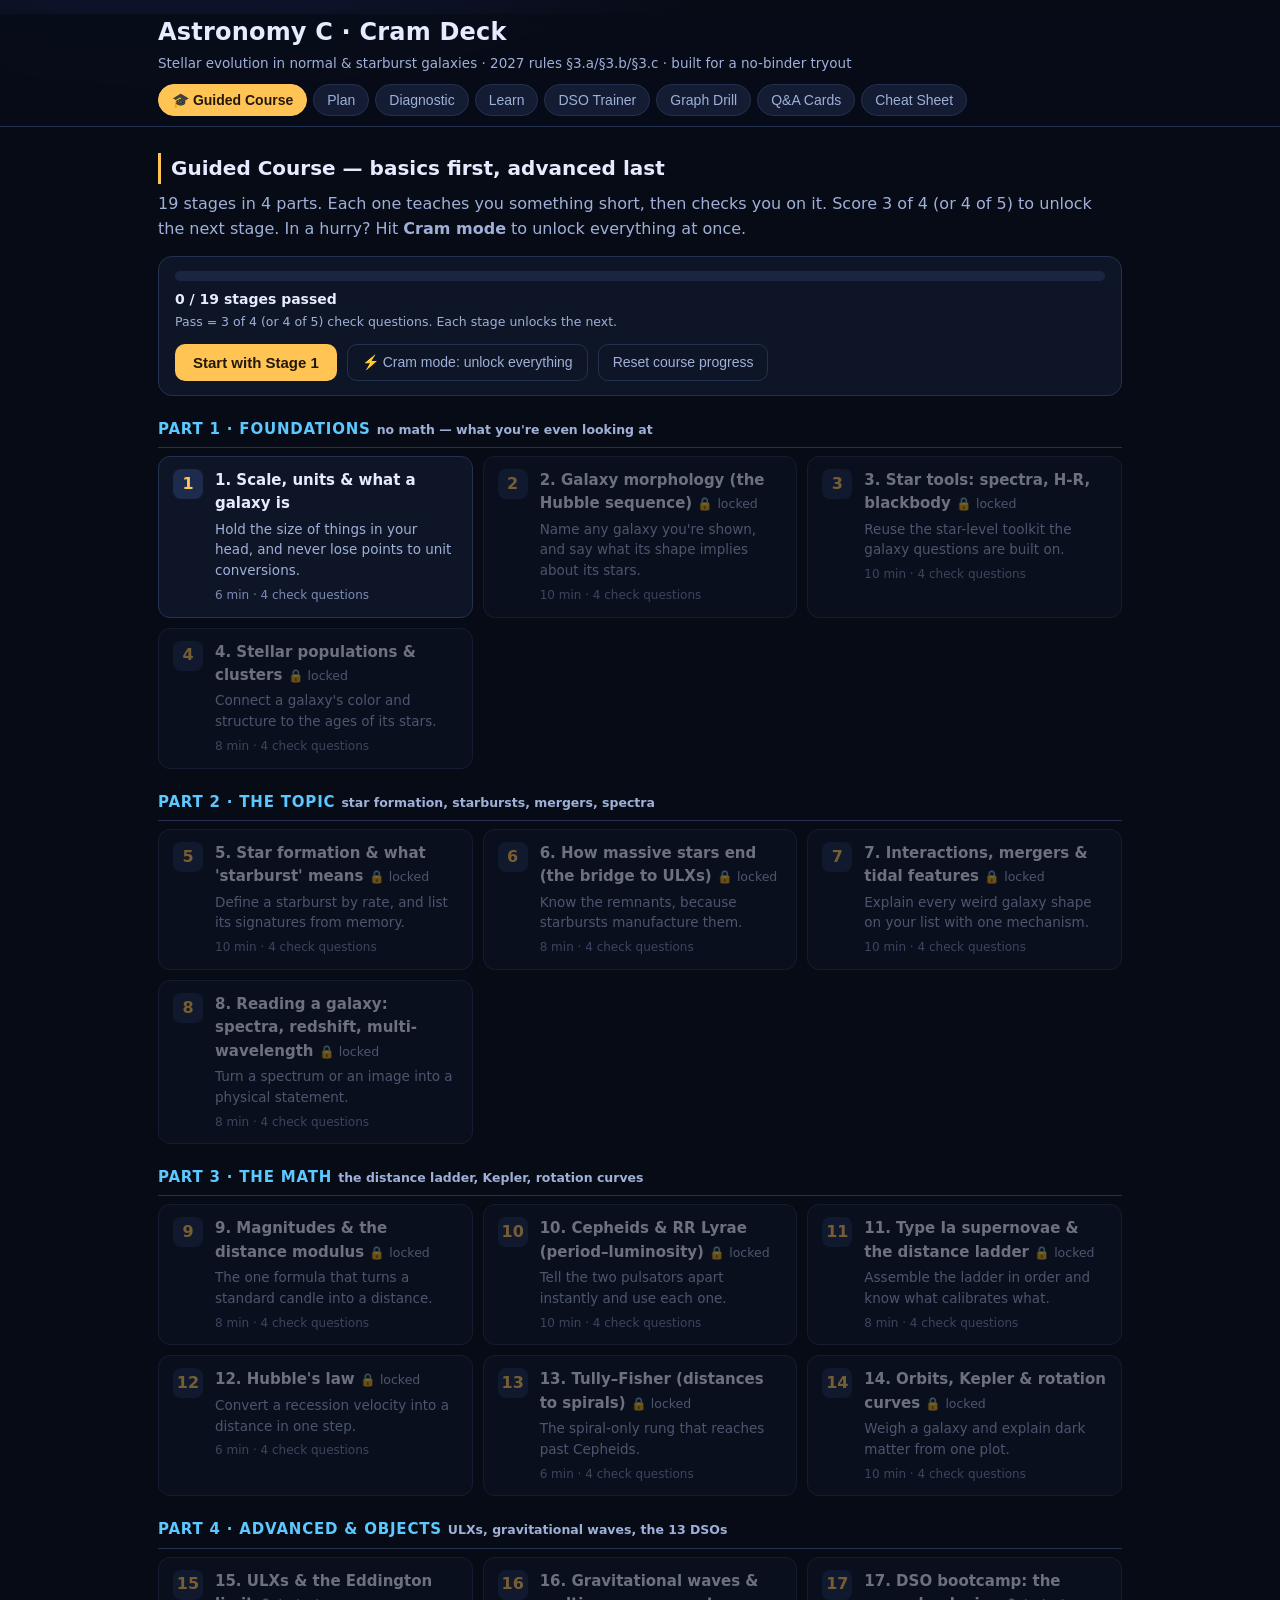
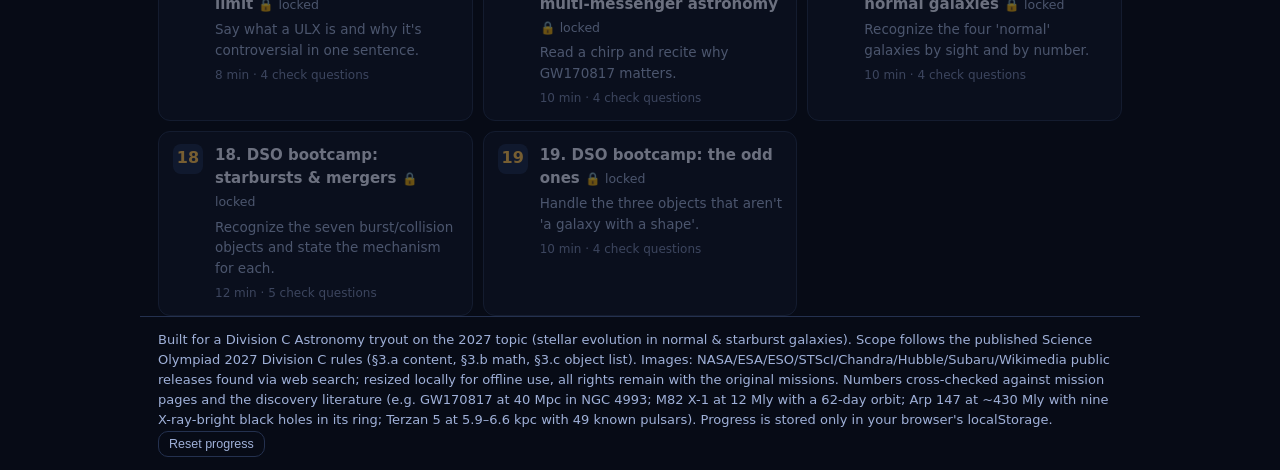
<file: astronomy-tryout/index.html>
<!DOCTYPE html>
<html lang="en">
<head>
<meta charset="utf-8">
<meta name="viewport" content="width=device-width, initial-scale=1">
<title>Astronomy C 2027 — Cram Deck</title>
<link rel="stylesheet" href="styles.css?v=3">
</head>
<body>
<header>
  <div class="wrap">
    <h1>Astronomy C · Cram Deck</h1>
    <p class="sub">Stellar evolution in normal &amp; starburst galaxies · 2027 rules §3.a/§3.b/§3.c · built for a no-binder tryout</p>
    <nav>
      <button data-tab="guided" class="active">🎓 Guided Course</button>
      <button data-tab="plan">Plan</button>
      <button data-tab="diag">Diagnostic</button>
      <button data-tab="learn">Learn</button>
      <button data-tab="dso">DSO Trainer</button>
      <button data-tab="graphs">Graph Drill</button>
      <button data-tab="cards">Q&amp;A Cards</button>
      <button data-tab="sheet">Cheat Sheet</button>
    </nav>
  </div>
</header>

<main class="wrap">

<!-- ============ PLAN ============ -->
<section class="panel active" id="tab-guided">
  <h2>Guided Course — basics first, advanced last</h2>
  <p class="lead">19 stages in 4 parts. Each one teaches you something short, then checks you on it.
  Score 3 of 4 (or 4 of 5) to unlock the next stage. In a hurry? Hit <b>Cram mode</b> to unlock everything at once.</p>
  <div id="course"><div class="flashwarn">Loading the course… if this message stays, do a hard refresh (Ctrl+Shift+R / Cmd+Shift+R).</div></div>
</section>

<section class="panel" id="tab-plan">
  <div class="callout">
    <b>First, check the topic.</b> The 2027 rules are a different event from 2026: it is no longer
    "formation → destruction" of a single star. It is <b>stellar evolution in normal &amp; starburst
    galaxies</b> — galaxy classification, stellar populations, starbursts, mergers, ULXs,
    gravitational waves, and the galaxy-scale distance ladder. Everything in this deck is built to
    the 2027 rules sheet you shared.
  </div>

  <div class="callout warn">
    <b>How to use this:</b> every drill is self-graded and remembers what you miss (saved in this browser).
    Missed items get re-queued automatically. Do the Diagnostic first — it builds your gap map, then study only the gaps.
  </div>

  <h2>Today — 90 minutes</h2>
  <ol class="sched">
    <li><span class="t">0:00–0:05</span><b>Set up.</b> Skim the Cheat Sheet tab. Type the 5 equations you'll actually use into your calculator (distance modulus, Hubble's law, Kepler, Tully–Fisher, Cepheid P–L). Say the scope out loud: <i>galaxy types, populations, starbursts, mergers, Cepheids/RR Lyrae/Type Ia, ULXs, gravitational waves, + 13 DSOs.</i></li>
    <li><span class="t">0:05–0:25</span><b>Diagnostic</b> (42 questions, basic → advanced). Click "Show answer", then honestly hit ✓/✗. Don't linger — 30 seconds per question. The gap table at the end is the point.</li>
    <li><span class="t">0:25–0:45</span><b>Study your 2–3 worst topics</b> in the Learn tab (use the "study it" buttons in the results table). Read the bullets once, then re-read just the "if you only remember 5 things" list.</li>
    <li><span class="t">0:45–1:05</span><b>DSO Trainer</b> — run the image→name round at least twice. Then open a card and cover the text: can you say type, distance, and 2 facts from the picture alone? The four that need the most work: <b>MCG+07-33-027, NGC 4536, Arp 143, Terzan 5</b> (they are the least photogenic).</li>
    <li><span class="t">1:05–1:20</span><b>Graph Drill</b> — 15 plots. Rotation curves, Hubble diagrams and the GW chirp are new this year and are exactly the kind of thing tests like.</li>
    <li><span class="t">1:20–1:30</span><b>Q&amp;A Cards</b> + write the equation sheet from memory onto scratch paper. Anything you can't write down, re-drill now.</li>
  </ol>

  <h2>Tomorrow — before the test (60–90 min)</h2>
  <ol class="sched">
    <li><span class="t">15 min</span><b>Re-run only what you missed.</b> The Q&amp;A deck auto-prioritizes flagged cards; then re-open the modules still under 70%.</li>
    <li><span class="t">20 min</span><b>DSO speed round.</b> Goal: name all 13 in under 30 seconds each, and for each one give (1) type, (2) one number, (3) one "why it's famous" fact. Image recognition beats prose memory.</li>
    <li><span class="t">15 min</span><b>Graphs + free response.</b> Practice writing answers as sentences: "The rotation curve is flat, so M(&lt;r) = v²r/G keeps growing although the light doesn't — there's a dark matter halo." Tests reward the mechanism.</li>
    <li><span class="t">10 min</span><b>Blank-paper equation dump.</b> Write all 14 equations from memory, then check the Cheat Sheet. Do it twice.</li>
    <li><span class="t">5 min</span><b>Read the "if you remember nothing else" list</b> on the Cheat Sheet tab. Then stop — sleep and a calm brain beat one more fact.</li>
  </ol>

  <h2>Test-day tactics</h2>
  <ul class="tactics">
    <li><b>Dump first.</b> The second you get scratch paper, write the equations you know (distance modulus, Hubble's law, Kepler, Tully–Fisher, Cepheid P–L). Now they're safe.</li>
    <li><b>Read axes and units before the question.</b> Magnitude axes run backwards (brighter = more negative). Rotation-curve plots: km/s vs kpc. Hubble plots: km/s vs Mpc.</li>
    <li><b>If the test gives constants, use theirs.</b></li>
    <li><b>Name the mechanism.</b> Tidal torques, gas dissipation and inflow, density waves, feedback/superwinds, Eddington limit, dark matter halo, r-process nucleosynthesis, orbital decay by gravitational radiation.</li>
    <li><b>Identify images by shape:</b> smooth red blob = elliptical; disk+arms = spiral (Sa tight → Sc loose); hat = Sombrero; ring with spokes = Cartwheel; ring + red intruder = Arp 147; two long tails = Antennae; edge-on disk with plumes = M82; dense ball of stars = Terzan 5; no photo at all, just a chirp = GW170817.</li>
    <li><b>Period is the fastest discriminator:</b> ~0.5 d = RR Lyrae (old, Pop II, M_V ≈ +0.6); days–weeks = Cepheid (young, Pop I); ~20-day rise + smooth decline = Type Ia.</li>
    <li><b>Stuck on a DSO?</b> Write down everything you know anyway — one correct number or one correct mechanism usually earns partial credit.</li>
  </ul>

  <h2>Scope: what they can ask (2027 rules)</h2>
  <div class="twocol">
    <div>
      <h3>§3.a Content</h3>
      <p class="tight-p">Stellar classification, spectral features &amp; chemical composition, luminosity, blackbody radiation, spectroscopy, H-R diagrams, <b>Cepheid and RR Lyrae variables</b>, <b>Type Ia supernovas</b>, <b>neutron stars</b>, <b>ultra-luminous X-ray sources (ULXs)</b>, <b>gravitational waves</b>; <b>normal &amp; starburst galaxies</b> including morphological classification, galactic structure (stellar populations, globular clusters) and interactions (tidal disruptions, collisions, mergers).</p>
      <p class="tight-p">Data may include multi-wavelength <i>and</i> multi-messenger (gravitational waves, neutrinos, cosmic rays) observations, plus proper motions.</p>
    </div>
    <div>
      <h3>§3.b Math</h3>
      <p class="tight-p">Orbital mechanics, Kepler's laws, rotation &amp; circular motion for <b>binary and galactic systems</b>; parallax, spectroscopic parallax, distance modulus, period–luminosity (Cepheids &amp; RR Lyrae), <b>Tully–Fisher</b>, Type Ia supernovas, <b>Hubble's law</b>; <b>Stefan–Boltzmann and Wien</b>.</p>
      <p class="note">National rules let teams bring binders/tablets and 2 Class IV calculators. Your coach is running this tryout closed-notes, so treat the Cheat Sheet as things to <i>memorize or program</i>, not paper to bring.</p>
    </div>
  </div>
  <h3>§3.c The 13 objects</h3>
  <p class="tight-p">Andromeda Galaxy (M31) · Sombrero Galaxy · M51 · NGC 4536 · MCG+07-33-027 · NGC 1569 · Antennae Galaxies · Arp 143 · Arp 147 · Cartwheel Galaxy · M82 (X-1, X-2, SN 2014J) · GW170817 · Terzan 5.</p>
  <p class="note">Grouped the way they'll show up: <b>normal galaxies</b> (M31, Sombrero, M51, NGC 4536) · <b>starbursts</b> (NGC 1569, MCG+07-33-027, M82) · <b>interactions/mergers</b> (Antennae, Arp 143, Arp 147, Cartwheel) · <b>compact objects &amp; multi-messenger</b> (M82 X-1/X-2, GW170817) · <b>globular clusters/stellar populations</b> (Terzan 5).</p>
</section>

<!-- ============ DIAGNOSTIC ============ -->
<section class="panel" id="tab-diag">
  <h2>Diagnostic — 42 questions, basic → advanced</h2>
  <p class="lead">Say your answer out loud (or type it in your head), hit <i>Show answer</i>, then grade yourself honestly. This is a mirror, not a test.</p>
  <div class="row"><button class="ghost" onclick="startDiag('rand')">↻ Shuffle</button><button class="ghost" onclick="startDiag('hard')">Hardest first</button></div>
  <div id="diag" class="quizbox"></div>
</section>

<!-- ============ LEARN ============ -->
<section class="panel" id="tab-learn">
  <h2>Learn — 9 modules</h2>
  <p class="lead">Skim the bullets once, then memorize the 5 "must" lines per module. That's 45 lines that cover most of the test.</p>
  <div id="modules"></div>
</section>

<!-- ============ DSO ============ -->
<section class="panel" id="tab-dso">
  <h2>DSO Trainer — all 13 objects</h2>
  <p class="lead">Six-way multiple choice from real telescope/observatory images. Run it until you're at 100% twice in a row.</p>
  <div id="dso-quiz" class="quizbox"></div>
  <h2>Reference cards</h2>
  <div id="dso-cards" class="cards"></div>
</section>

<!-- ============ GRAPHS ============ -->
<section class="panel" id="tab-graphs">
  <h2>Graph Drill</h2>
  <p class="lead">Fresh plots every time: H-R diagrams, light curves (Cepheid / RR Lyrae / Type Ia / eclipsing binary), blackbody curves, spectra, the Cepheid P–L relation, <b>rotation curves</b>, <b>Hubble diagrams</b>, <b>Tully–Fisher</b> and <b>gravitational-wave chirps</b>.</p>
  <div class="quizbox">
    <p id="g-q" class="bigq"></p>
    <canvas id="g-canvas" style="width:100%"></canvas>
    <div id="g-opts" class="opts"></div>
    <div id="g-fb" class="fb"></div>
    <div class="row"><button class="primary" id="g-new">New graph →</button></div>
  </div>
</section>

<!-- ============ CARDS ============ -->
<section class="panel" id="tab-cards">
  <h2>Free-response practice</h2>
  <p class="lead">These are the short-answer questions tests actually ask. Say the answer out loud before revealing — saying it is how it sticks.</p>
  <div id="cards" class="quizbox"></div>
</section>

<!-- ============ SHEET ============ -->
<section class="panel" id="tab-sheet">
  <h2>Cheat Sheet — the short list</h2>
  <p class="lead">Memorize these, or program them. Print this tab if you want a paper copy: <button class="ghost tiny" onclick="window.print()">Print</button></p>
  <div id="eqs" class="eqs"></div>

  <h2>DSO one-liners</h2>
  <div id="cheat-dso"></div>

  <h2>If you remember nothing else</h2>
  <ul class="tactics tight-p">
    <li><b>Classify by physics, not just looks:</b> Sa→Sc = smaller bulge, looser arms, more gas, bluer, more star formation. Ellipticals = old/red/gas-poor merger products. Irregulars = gas-rich and messy.</li>
    <li><b>Pop I</b> = young, metal-rich, disk/arms, Cepheids. <b>Pop II</b> = old, metal-poor, halo/bulge/globular clusters, RR Lyrae.</li>
    <li><b>Starburst = a rate</b>: gas used up in ≪ a Hubble time. Triggered by mergers/tides/bars; shows Hα + far-IR + supernovae + ULXs + superwinds.</li>
    <li><b>Mergers:</b> stars get rearranged (tidal tails), gas collides and flows inward → starburst + central black-hole growth. Head-on hits make ring galaxies (Cartwheel, Arp 147).</li>
    <li><b>Distance rungs:</b> parallax → Cepheids (M_V = −2.76 log P − 1.40) → Type Ia (M_B ≈ −19.3) → Tully–Fisher (L ∝ v_max⁴) → Hubble's law (v = H₀d, H₀ ≈ 70).</li>
    <li><b>Rotation curves:</b> flat ⇒ dark matter halo (M(&lt;r) = v²r/G keeps growing). Keplerian fall-off ⇒ mass concentrated at the center.</li>
    <li><b>ULX:</b> off-nucleus X-ray source &gt; 10³⁹ erg/s, above the Eddington limit for a stellar-mass black hole → IMBH, super-Eddington accretion, or beaming.</li>
    <li><b>GW170817:</b> two neutron stars merged → chirp + short GRB (1.7 s later) + kilonova = gold/platinum via the r-process, plus a standard-siren measurement of H₀.</li>
    <li><b>Terzan 5:</b> multiple stellar populations → probably a stripped dwarf-galaxy nucleus, and it holds the record for millisecond pulsars.</li>
  </ul>
</section>

</main>

<footer class="wrap">
  <p class="note">Built for a Division C Astronomy tryout on the 2027 topic (stellar evolution in normal &amp; starburst galaxies). Scope follows the published Science Olympiad 2027 Division C rules (§3.a content, §3.b math, §3.c object list). Images: NASA/ESA/ESO/STScI/Chandra/Hubble/Subaru/Wikimedia public releases found via web search; resized locally for offline use, all rights remain with the original missions. Numbers cross-checked against mission pages and the discovery literature (e.g. GW170817 at 40 Mpc in NGC 4993; M82 X-1 at 12 Mly with a 62-day orbit; Arp 147 at ~430 Mly with nine X-ray-bright black holes in its ring; Terzan 5 at 5.9–6.6 kpc with 49 known pulsars). Progress is stored only in your browser's localStorage. <button class="ghost tiny" id="reset">Reset progress</button></p>
</footer>

<script src="data-dso.js?v=3"></script>
<script src="data-learn.js?v=3"></script>
<script src="data-course.js?v=3"></script>
<script src="app.js?v=3"></script>
</body>
</html>
</file>
<file: style.css>
/* ==========================================================================
   OrbitSense Div C - Modern Science Olympiad Styling System
   ========================================================================== */

:root {
  --bg-deep: #070a10;
  --bg-main: #0c121d;
  --bg-card: #131c2d;
  --bg-card-hover: #182337;
  --bg-card-subtle: rgba(255, 255, 255, 0.03);
  --border-dim: #1e2c44;
  --border-focus: #38bdf8;
  --text-main: #f1f5f9;
  --text-muted: #94a3b8;
  --text-dim: #64748b;
  
  --cyan: #38bdf8;
  --cyan-glow: rgba(56, 189, 248, 0.2);
  --emerald: #10b981;
  --emerald-glow: rgba(16, 185, 129, 0.2);
  --amber: #f59e0b;
  --amber-glow: rgba(245, 158, 11, 0.2);
  --rose: #f43f5e;
  --indigo: #6366f1;
  --purple: #a855f7;

  --font-sans: 'Inter', -apple-system, BlinkMacSystemFont, "Segoe UI", Roboto, sans-serif;
  --font-mono: 'JetBrains Mono', 'Fira Code', 'SF Mono', Consolas, monospace;

  --radius-sm: 6px;
  --radius-md: 10px;
  --radius-lg: 16px;
  --radius-xl: 22px;
  --shadow-sm: 0 2px 8px rgba(0,0,0,0.3);
  --shadow-md: 0 8px 24px rgba(0,0,0,0.45);
  --shadow-glow: 0 0 20px rgba(56, 189, 248, 0.15);
}

* {
  margin: 0;
  padding: 0;
  box-sizing: border-box;
}

body {
  background-color: var(--bg-deep);
  color: var(--text-main);
  font-family: var(--font-sans);
  line-height: 1.6;
  min-height: 100vh;
  overflow-x: hidden;
  background-image: 
    radial-gradient(1200px 800px at 80% -10%, rgba(56, 189, 248, 0.08), transparent),
    radial-gradient(1000px 600px at 10% 30%, rgba(99, 102, 241, 0.06), transparent),
    radial-gradient(800px 500px at 50% 90%, rgba(16, 185, 129, 0.05), transparent);
}

/* Scrollbar */
::-webkit-scrollbar {
  width: 8px;
  height: 8px;
}
::-webkit-scrollbar-track {
  background: var(--bg-deep);
}
::-webkit-scrollbar-thumb {
  background: var(--border-dim);
  border-radius: 4px;
}
::-webkit-scrollbar-thumb:hover {
  background: var(--text-dim);
}

/* Top Navigation Bar */
.top-navbar {
  position: sticky;
  top: 0;
  z-index: 100;
  background: rgba(12, 18, 29, 0.88);
  backdrop-filter: blur(12px);
  -webkit-backdrop-filter: blur(12px);
  border-bottom: 1px solid var(--border-dim);
  padding: 0 24px;
}

.nav-container {
  max-width: 1380px;
  margin: 0 auto;
  display: flex;
  align-items: center;
  justify-content: space-between;
  height: 68px;
  gap: 16px;
}

.brand {
  display: flex;
  align-items: center;
  gap: 12px;
  text-decoration: none;
  cursor: pointer;
}

.brand-icon-wrap {
  width: 42px;
  height: 42px;
  border-radius: var(--radius-md);
  background: linear-gradient(135deg, #0284c7, #6366f1);
  display: flex;
  align-items: center;
  justify-content: center;
  box-shadow: var(--shadow-glow);
  position: relative;
  overflow: hidden;
}

.brand-icon-wrap svg {
  width: 24px;
  height: 24px;
  fill: none;
  stroke: #fff;
  stroke-width: 2;
  animation: pulse-orbit 4s linear infinite;
}

@keyframes pulse-orbit {
  0% { transform: rotate(0deg); }
  100% { transform: rotate(360deg); }
}

.brand-text h1 {
  font-size: 18px;
  font-weight: 700;
  letter-spacing: -0.3px;
  color: #fff;
  display: flex;
  align-items: center;
  gap: 8px;
}

.brand-badge {
  font-size: 10.5px;
  text-transform: uppercase;
  letter-spacing: 0.8px;
  font-weight: 700;
  padding: 2px 7px;
  border-radius: 999px;
  background: rgba(56, 189, 248, 0.15);
  color: var(--cyan);
  border: 1px solid rgba(56, 189, 248, 0.3);
}

.brand-text p {
  font-size: 12px;
  color: var(--text-muted);
}

/* Nav Menu Tabs */
.nav-tabs {
  display: flex;
  align-items: center;
  gap: 4px;
  overflow-x: auto;
  padding: 4px 0;
}

.nav-tab-btn {
  background: transparent;
  border: 1px solid transparent;
  color: var(--text-muted);
  font-size: 13.5px;
  font-weight: 600;
  padding: 8px 13px;
  border-radius: var(--radius-sm);
  cursor: pointer;
  display: flex;
  align-items: center;
  gap: 6px;
  white-space: nowrap;
  transition: all 0.2s ease;
}

.nav-tab-btn:hover {
  color: var(--text-main);
  background: rgba(255, 255, 255, 0.05);
}

.nav-tab-btn.active {
  color: var(--cyan);
  background: rgba(56, 189, 248, 0.12);
  border-color: rgba(56, 189, 248, 0.28);
}

.nav-tab-btn .badge-count {
  font-size: 10px;
  background: var(--border-dim);
  color: var(--text-muted);
  padding: 1px 6px;
  border-radius: 999px;
  font-weight: 700;
}

.nav-tab-btn.active .badge-count {
  background: var(--cyan);
  color: var(--bg-deep);
}

.nav-actions {
  display: flex;
  align-items: center;
  gap: 8px;
}

.btn-print-nav {
  background: rgba(255, 255, 255, 0.06);
  border: 1px solid var(--border-dim);
  color: var(--text-main);
  padding: 7px 12px;
  border-radius: var(--radius-sm);
  font-size: 12.5px;
  font-weight: 600;
  display: flex;
  align-items: center;
  gap: 6px;
  cursor: pointer;
  transition: all 0.2s;
}

.btn-print-nav:hover {
  background: rgba(255, 255, 255, 0.12);
  border-color: var(--text-dim);
}

/* Main Container */
.main-wrapper {
  max-width: 1380px;
  margin: 0 auto;
  padding: 24px;
}

/* Page Section Tabs */
.app-section {
  display: none;
  animation: fadeIn 0.25s ease;
}

.app-section.active {
  display: block;
}

@keyframes fadeIn {
  from { opacity: 0; transform: translateY(6px); }
  to { opacity: 1; transform: translateY(0); }
}

/* Section Hero / Header */
.section-hero {
  background: linear-gradient(135deg, rgba(19, 28, 45, 0.9), rgba(12, 18, 29, 0.95));
  border: 1px solid var(--border-dim);
  border-radius: var(--radius-lg);
  padding: 28px 32px;
  margin-bottom: 28px;
  position: relative;
  overflow: hidden;
  box-shadow: var(--shadow-sm);
}

.section-hero::before {
  content: '';
  position: absolute;
  top: 0;
  right: 0;
  width: 300px;
  height: 100%;
  background: radial-gradient(circle at top right, rgba(56, 189, 248, 0.12), transparent 70%);
  pointer-events: none;
}

.hero-tag {
  display: inline-flex;
  align-items: center;
  gap: 6px;
  font-size: 11px;
  text-transform: uppercase;
  letter-spacing: 1.2px;
  font-weight: 700;
  color: var(--cyan);
  background: rgba(56, 189, 248, 0.1);
  padding: 3px 9px;
  border-radius: 999px;
  margin-bottom: 12px;
  border: 1px solid rgba(56, 189, 248, 0.2);
}

.hero-title {
  font-size: 26px;
  font-weight: 800;
  letter-spacing: -0.5px;
  color: #fff;
  margin-bottom: 8px;
}

.hero-desc {
  font-size: 15px;
  color: var(--text-muted);
  max-width: 820px;
  line-height: 1.6;
}

/* Cards & Layouts */
.grid-2 {
  display: grid;
  grid-template-columns: repeat(2, 1fr);
  gap: 20px;
}

.grid-3 {
  display: grid;
  grid-template-columns: repeat(3, 1fr);
  gap: 20px;
}

.grid-4 {
  display: grid;
  grid-template-columns: repeat(4, 1fr);
  gap: 18px;
}

.card {
  background: var(--bg-card);
  border: 1px solid var(--border-dim);
  border-radius: var(--radius-md);
  padding: 22px;
  transition: all 0.2s ease;
  position: relative;
}

.card:hover {
  background: var(--bg-card-hover);
  border-color: rgba(56, 189, 248, 0.35);
  box-shadow: var(--shadow-md);
}

.card-header {
  display: flex;
  align-items: flex-start;
  justify-content: space-between;
  margin-bottom: 14px;
  gap: 12px;
}

.card-title {
  font-size: 18px;
  font-weight: 700;
  color: #fff;
  display: flex;
  align-items: center;
  gap: 8px;
}

.card-subtitle {
  font-size: 12.5px;
  color: var(--text-dim);
  margin-top: 2px;
}

/* Badges */
.badge {
  font-size: 11px;
  font-weight: 700;
  padding: 3px 8px;
  border-radius: 999px;
  white-space: nowrap;
}

.badge-cyan {
  background: rgba(56, 189, 248, 0.15);
  color: var(--cyan);
  border: 1px solid rgba(56, 189, 248, 0.3);
}

.badge-emerald {
  background: rgba(16, 185, 129, 0.15);
  color: var(--emerald);
  border: 1px solid rgba(16, 185, 129, 0.3);
}

.badge-amber {
  background: rgba(245, 158, 11, 0.15);
  color: var(--amber);
  border: 1px solid rgba(245, 158, 11, 0.3);
}

.badge-purple {
  background: rgba(168, 85, 247, 0.15);
  color: var(--purple);
  border: 1px solid rgba(168, 85, 247, 0.3);
}

.badge-rose {
  background: rgba(244, 63, 94, 0.15);
  color: var(--rose);
  border: 1px solid rgba(244, 63, 94, 0.3);
}

/* Buttons */
.btn {
  display: inline-flex;
  align-items: center;
  justify-content: center;
  gap: 8px;
  padding: 10px 18px;
  border-radius: var(--radius-sm);
  font-size: 13.5px;
  font-weight: 600;
  cursor: pointer;
  transition: all 0.2s ease;
  border: 1px solid transparent;
  text-decoration: none;
}

.btn-primary {
  background: linear-gradient(135deg, #0284c7, #2563eb);
  color: #fff;
  box-shadow: 0 4px 14px rgba(37, 99, 235, 0.35);
}

.btn-primary:hover {
  background: linear-gradient(135deg, #0369a1, #1d4ed8);
  box-shadow: 0 6px 18px rgba(37, 99, 235, 0.45);
  transform: translateY(-1px);
}

.btn-secondary {
  background: rgba(255, 255, 255, 0.07);
  border-color: var(--border-dim);
  color: var(--text-main);
}

.btn-secondary:hover {
  background: rgba(255, 255, 255, 0.12);
  border-color: var(--text-dim);
}

.btn-success {
  background: linear-gradient(135deg, #059669, #10b981);
  color: #fff;
}

.btn-success:hover {
  background: linear-gradient(135deg, #047857, #059669);
}

.btn-sm {
  padding: 6px 12px;
  font-size: 12px;
}

.btn-block {
  width: 100%;
}

/* ==========================================================================
   DIAGNOSTIC TEST SECTION
   ========================================================================== */
.diagnostic-container {
  display: flex;
  flex-direction: column;
  gap: 24px;
}

.diagnostic-progress-bar {
  width: 100%;
  height: 8px;
  background: var(--bg-card);
  border-radius: 999px;
  overflow: hidden;
  border: 1px solid var(--border-dim);
}

.diagnostic-progress-fill {
  height: 100%;
  width: 0%;
  background: linear-gradient(90deg, #38bdf8, #6366f1, #10b981);
  border-radius: 999px;
  transition: width 0.3s ease;
}

.diagnostic-question-card {
  background: var(--bg-card);
  border: 1px solid var(--border-dim);
  border-radius: var(--radius-lg);
  padding: 32px;
  box-shadow: var(--shadow-md);
  position: relative;
}

.question-meta {
  display: flex;
  align-items: center;
  justify-content: space-between;
  margin-bottom: 16px;
  flex-wrap: wrap;
  gap: 10px;
}

.q-number-pill {
  font-size: 13px;
  font-weight: 700;
  color: var(--cyan);
  background: rgba(56, 189, 248, 0.12);
  padding: 4px 10px;
  border-radius: 999px;
  border: 1px solid rgba(56, 189, 248, 0.25);
}

.q-category-pill {
  font-size: 12px;
  color: var(--text-muted);
  font-weight: 600;
}

.q-prompt {
  font-size: 18px;
  font-weight: 600;
  line-height: 1.6;
  color: #fff;
  margin-bottom: 24px;
}

.options-list {
  display: flex;
  flex-direction: column;
  gap: 12px;
  margin-bottom: 24px;
}

.option-btn {
  background: rgba(255, 255, 255, 0.03);
  border: 1px solid var(--border-dim);
  border-radius: var(--radius-md);
  padding: 14px 18px;
  text-align: left;
  color: var(--text-main);
  font-size: 14.5px;
  cursor: pointer;
  transition: all 0.2s;
  display: flex;
  align-items: center;
  gap: 14px;
}

.option-btn:hover:not(.locked) {
  background: rgba(56, 189, 248, 0.08);
  border-color: rgba(56, 189, 248, 0.4);
}

.option-btn.selected {
  background: rgba(56, 189, 248, 0.15);
  border-color: var(--cyan);
}

.option-btn.correct {
  background: rgba(16, 185, 129, 0.2) !important;
  border-color: var(--emerald) !important;
  color: #34d399;
}

.option-btn.incorrect {
  background: rgba(244, 63, 94, 0.2) !important;
  border-color: var(--rose) !important;
  color: #fb7185;
}

.option-marker {
  width: 28px;
  height: 28px;
  border-radius: 50%;
  background: var(--bg-deep);
  border: 1px solid var(--border-dim);
  display: flex;
  align-items: center;
  justify-content: center;
  font-weight: 700;
  font-size: 13px;
  color: var(--text-muted);
  flex-shrink: 0;
}

.option-btn.selected .option-marker {
  background: var(--cyan);
  color: var(--bg-deep);
  border-color: var(--cyan);
}

.option-btn.correct .option-marker {
  background: var(--emerald);
  color: #fff;
  border-color: var(--emerald);
}

.option-btn.incorrect .option-marker {
  background: var(--rose);
  color: #fff;
  border-color: var(--rose);
}

/* Diagnostic Feedback Box */
.feedback-box {
  background: var(--bg-deep);
  border: 1px solid var(--border-dim);
  border-radius: var(--radius-md);
  padding: 18px;
  margin-top: 16px;
  display: none;
  animation: fadeIn 0.2s ease;
}

.feedback-box.visible {
  display: block;
}

.feedback-title {
  font-size: 14px;
  font-weight: 700;
  margin-bottom: 6px;
  display: flex;
  align-items: center;
  gap: 8px;
}

.feedback-title.correct {
  color: var(--emerald);
}

.feedback-title.incorrect {
  color: var(--rose);
}

.feedback-text {
  font-size: 13.5px;
  color: var(--text-muted);
  line-height: 1.55;
  margin-bottom: 8px;
}

.feedback-tip {
  font-size: 12.5px;
  color: var(--cyan);
  background: rgba(56, 189, 248, 0.08);
  padding: 8px 12px;
  border-radius: var(--radius-sm);
  border-left: 3px solid var(--cyan);
}

/* Diagnostic Results Screen */
.results-card {
  background: var(--bg-card);
  border: 1px solid var(--border-dim);
  border-radius: var(--radius-lg);
  padding: 36px;
  box-shadow: var(--shadow-md);
}

.state-badge-container {
  display: flex;
  align-items: center;
  gap: 20px;
  padding: 24px;
  background: linear-gradient(135deg, rgba(56, 189, 248, 0.1), rgba(99, 102, 241, 0.08));
  border: 1px solid rgba(56, 189, 248, 0.25);
  border-radius: var(--radius-md);
  margin-bottom: 28px;
}

.state-badge-icon {
  font-size: 48px;
}

.state-title {
  font-size: 22px;
  font-weight: 800;
  color: #fff;
}

.state-score-big {
  font-size: 14px;
  color: var(--cyan);
  font-weight: 600;
  margin-top: 4px;
}

.state-desc {
  font-size: 14px;
  color: var(--text-muted);
  margin-top: 6px;
  line-height: 1.5;
}

.mastery-bars-grid {
  display: grid;
  grid-template-columns: repeat(2, 1fr);
  gap: 18px;
  margin-bottom: 28px;
}

.mastery-bar-item {
  background: var(--bg-deep);
  border: 1px solid var(--border-dim);
  border-radius: var(--radius-md);
  padding: 16px;
}

.mastery-label-wrap {
  display: flex;
  justify-content: space-between;
  font-size: 13px;
  font-weight: 600;
  margin-bottom: 8px;
}

.mastery-progress-track {
  height: 8px;
  background: rgba(255, 255, 255, 0.06);
  border-radius: 999px;
  overflow: hidden;
}

.mastery-progress-bar {
  height: 100%;
  border-radius: 999px;
  transition: width 0.6s ease;
}

.blindspots-card {
  background: var(--bg-deep);
  border: 1px solid var(--border-dim);
  border-radius: var(--radius-md);
  padding: 20px;
  margin-bottom: 28px;
}

.blindspots-title {
  font-size: 15px;
  font-weight: 700;
  color: var(--amber);
  margin-bottom: 12px;
  display: flex;
  align-items: center;
  gap: 8px;
}

.blindspots-list {
  list-style: none;
  display: flex;
  flex-direction: column;
  gap: 10px;
}

.blindspot-item {
  display: flex;
  align-items: center;
  justify-content: space-between;
  padding: 10px 14px;
  background: rgba(245, 158, 11, 0.06);
  border: 1px solid rgba(245, 158, 11, 0.2);
  border-radius: var(--radius-sm);
  font-size: 13.5px;
}

.blindspot-btn {
  font-size: 12px;
  color: var(--cyan);
  background: transparent;
  border: none;
  cursor: pointer;
  text-decoration: underline;
  font-weight: 600;
}

/* ==========================================================================
   GUIDED LEARNING MODE
   ========================================================================== */
.guided-filter-tabs {
  display: flex;
  align-items: center;
  gap: 8px;
  margin-bottom: 24px;
  flex-wrap: wrap;
}

.filter-chip {
  background: var(--bg-card);
  border: 1px solid var(--border-dim);
  color: var(--text-muted);
  font-size: 13px;
  font-weight: 600;
  padding: 7px 14px;
  border-radius: 999px;
  cursor: pointer;
  transition: all 0.2s;
}

.filter-chip:hover {
  color: #fff;
  border-color: var(--text-dim);
}

.filter-chip.active {
  background: var(--cyan);
  color: var(--bg-deep);
  border-color: var(--cyan);
  font-weight: 700;
}

.module-card {
  background: var(--bg-card);
  border: 1px solid var(--border-dim);
  border-radius: var(--radius-lg);
  margin-bottom: 24px;
  overflow: hidden;
  transition: border-color 0.2s;
}

.module-card:hover {
  border-color: rgba(56, 189, 248, 0.35);
}

.module-header {
  padding: 22px 28px;
  display: flex;
  align-items: center;
  justify-content: space-between;
  cursor: pointer;
  background: rgba(255, 255, 255, 0.02);
  user-select: none;
}

.module-title-wrap {
  display: flex;
  align-items: center;
  gap: 16px;
}

.module-icon {
  font-size: 28px;
}

.module-title {
  font-size: 18px;
  font-weight: 700;
  color: #fff;
}

.module-meta {
  display: flex;
  align-items: center;
  gap: 10px;
  margin-top: 4px;
}

.module-body {
  padding: 28px;
  border-top: 1px solid var(--border-dim);
  display: none;
}

.module-body.open {
  display: block;
}

.key-takeaways-box {
  background: rgba(56, 189, 248, 0.06);
  border: 1px solid rgba(56, 189, 248, 0.2);
  border-radius: var(--radius-md);
  padding: 18px 22px;
  margin-bottom: 22px;
}

.key-takeaways-title {
  font-size: 13.5px;
  font-weight: 700;
  color: var(--cyan);
  margin-bottom: 8px;
  text-transform: uppercase;
  letter-spacing: 0.8px;
}

.takeaways-list {
  padding-left: 20px;
  color: var(--text-main);
  font-size: 14px;
  display: flex;
  flex-direction: column;
  gap: 6px;
}

.module-content-text {
  font-size: 14.5px;
  color: #cbd5e1;
  line-height: 1.7;
  white-space: pre-line;
  margin-bottom: 24px;
}

.trap-box {
  background: rgba(244, 63, 94, 0.06);
  border: 1px solid rgba(244, 63, 94, 0.25);
  border-left: 4px solid var(--rose);
  border-radius: var(--radius-md);
  padding: 18px 22px;
  margin-bottom: 24px;
}

.trap-title {
  font-size: 14px;
  font-weight: 700;
  color: var(--rose);
  margin-bottom: 8px;
  display: flex;
  align-items: center;
  gap: 8px;
}

.trap-list {
  padding-left: 18px;
  color: #fecdd3;
  font-size: 13.5px;
  display: flex;
  flex-direction: column;
  gap: 6px;
}

.worked-problem-box {
  background: var(--bg-deep);
  border: 1px solid var(--border-dim);
  border-radius: var(--radius-md);
  padding: 20px;
  margin-bottom: 24px;
}

.worked-title {
  font-size: 14px;
  font-weight: 700;
  color: var(--emerald);
  margin-bottom: 8px;
  display: flex;
  align-items: center;
  gap: 8px;
}

.worked-problem-text {
  font-size: 14px;
  font-weight: 600;
  color: #fff;
  margin-bottom: 12px;
}

.worked-steps-list {
  padding-left: 20px;
  color: var(--text-muted);
  font-size: 13.5px;
  display: flex;
  flex-direction: column;
  gap: 6px;
}

/* Interactive Simulation Widgets inside Guided Modules */
.interactive-widget-box {
  background: linear-gradient(135deg, rgba(14, 23, 42, 0.8), rgba(15, 23, 42, 0.95));
  border: 1px solid rgba(56, 189, 248, 0.3);
  border-radius: var(--radius-lg);
  padding: 24px;
  margin-bottom: 26px;
  box-shadow: var(--shadow-sm);
}

.widget-title {
  font-size: 15px;
  font-weight: 700;
  color: var(--cyan);
  margin-bottom: 14px;
  display: flex;
  align-items: center;
  gap: 8px;
}

.widget-control-row {
  display: flex;
  align-items: center;
  gap: 16px;
  margin-bottom: 16px;
  flex-wrap: wrap;
}

.slider-group {
  flex: 1;
  min-width: 220px;
}

.slider-label {
  display: flex;
  justify-content: space-between;
  font-size: 12.5px;
  font-weight: 600;
  color: var(--text-muted);
  margin-bottom: 6px;
}

.custom-range {
  width: 100%;
  accent-color: var(--cyan);
  cursor: pointer;
}

.widget-display-row {
  display: grid;
  grid-template-columns: repeat(auto-fit, minmax(160px, 1fr));
  gap: 12px;
  margin-top: 14px;
}

.widget-stat-card {
  background: var(--bg-deep);
  border: 1px solid var(--border-dim);
  border-radius: var(--radius-sm);
  padding: 12px 16px;
}

.widget-stat-label {
  font-size: 11.5px;
  color: var(--text-dim);
  text-transform: uppercase;
  letter-spacing: 0.5px;
}

.widget-stat-val {
  font-size: 20px;
  font-weight: 700;
  color: #fff;
  font-family: var(--font-mono);
  margin-top: 2px;
}

/* Micro-Quiz Box inside module */
.micro-quiz-box {
  background: rgba(99, 102, 241, 0.05);
  border: 1px solid rgba(99, 102, 241, 0.25);
  border-radius: var(--radius-md);
  padding: 22px;
}

.micro-quiz-title {
  font-size: 14px;
  font-weight: 700;
  color: var(--indigo);
  margin-bottom: 12px;
  display: flex;
  align-items: center;
  gap: 8px;
}

/* ==========================================================================
   SATELLITE LIBRARY SECTION
   ========================================================================== */
.sat-filter-bar {
  display: flex;
  align-items: center;
  gap: 14px;
  margin-bottom: 24px;
  flex-wrap: wrap;
}

.search-input-wrap {
  position: relative;
  flex: 1;
  min-width: 260px;
}

.search-input {
  width: 100%;
  background: var(--bg-card);
  border: 1px solid var(--border-dim);
  border-radius: var(--radius-md);
  padding: 11px 16px 11px 40px;
  color: #fff;
  font-size: 14px;
  outline: none;
  transition: border-color 0.2s;
}

.search-input:focus {
  border-color: var(--cyan);
}

.search-icon {
  position: absolute;
  left: 14px;
  top: 50%;
  transform: translateY(-50%);
  color: var(--text-dim);
  pointer-events: none;
}

.select-filter {
  background: var(--bg-card);
  border: 1px solid var(--border-dim);
  color: var(--text-main);
  padding: 10px 16px;
  border-radius: var(--radius-md);
  font-size: 13.5px;
  outline: none;
  cursor: pointer;
}

.sat-grid {
  display: grid;
  grid-template-columns: repeat(auto-fill, minmax(360px, 1fr));
  gap: 22px;
}

.sat-card {
  background: var(--bg-card);
  border: 1px solid var(--border-dim);
  border-radius: var(--radius-lg);
  padding: 24px;
  display: flex;
  flex-direction: column;
  justify-content: space-between;
  transition: all 0.2s ease;
}

.sat-card:hover {
  background: var(--bg-card-hover);
  border-color: rgba(56, 189, 248, 0.4);
  transform: translateY(-2px);
  box-shadow: var(--shadow-md);
}

.sat-header {
  display: flex;
  align-items: flex-start;
  justify-content: space-between;
  margin-bottom: 12px;
  gap: 12px;
}

.sat-name {
  font-size: 19px;
  font-weight: 700;
  color: #fff;
}

.sat-agency {
  font-size: 12.5px;
  color: var(--text-muted);
}

.sat-orbit-grid {
  display: grid;
  grid-template-columns: repeat(2, 1fr);
  gap: 8px;
  background: var(--bg-deep);
  border: 1px solid var(--border-dim);
  border-radius: var(--radius-sm);
  padding: 10px 12px;
  margin: 14px 0;
  font-size: 12px;
}

.sat-orbit-item span {
  color: var(--text-dim);
  display: block;
  font-size: 10.5px;
  text-transform: uppercase;
}

.sat-orbit-item strong {
  color: #e2e8f0;
  font-weight: 600;
}

.sat-sensors-list {
  display: flex;
  flex-wrap: wrap;
  gap: 6px;
  margin-bottom: 16px;
}

.sensor-pill {
  font-size: 11.5px;
  background: rgba(255, 255, 255, 0.05);
  border: 1px solid var(--border-dim);
  color: var(--cyan);
  padding: 3px 8px;
  border-radius: var(--radius-sm);
  font-weight: 600;
  font-family: var(--font-mono);
}

.sat-climate-focus {
  font-size: 13px;
  color: var(--text-muted);
  line-height: 1.5;
  margin-bottom: 18px;
}

/* Satellite Deep-Dive Modal */
.modal-overlay {
  position: fixed;
  inset: 0;
  background: rgba(0, 0, 0, 0.8);
  backdrop-filter: blur(8px);
  -webkit-backdrop-filter: blur(8px);
  z-index: 200;
  display: none;
  align-items: center;
  justify-content: center;
  padding: 20px;
}

.modal-overlay.open {
  display: flex;
}

.modal-card {
  background: var(--bg-card);
  border: 1px solid var(--border-dim);
  border-radius: var(--radius-xl);
  max-width: 840px;
  width: 100%;
  max-height: 90vh;
  overflow-y: auto;
  padding: 32px;
  box-shadow: 0 20px 60px rgba(0, 0, 0, 0.7);
  position: relative;
  animation: fadeIn 0.2s ease;
}

.modal-close-btn {
  position: absolute;
  top: 24px;
  right: 24px;
  background: rgba(255, 255, 255, 0.08);
  border: none;
  color: #fff;
  width: 32px;
  height: 32px;
  border-radius: 50%;
  cursor: pointer;
  font-size: 16px;
  display: flex;
  align-items: center;
  justify-content: center;
}

.modal-close-btn:hover {
  background: rgba(255, 255, 255, 0.2);
}

/* ==========================================================================
   FORMULAS & CALCULATOR VAULT
   ========================================================================== */
.calc-nav-tabs {
  display: flex;
  gap: 8px;
  margin-bottom: 24px;
  border-bottom: 1px solid var(--border-dim);
  padding-bottom: 8px;
  overflow-x: auto;
}

.calc-subtab-btn {
  background: transparent;
  border: none;
  color: var(--text-muted);
  font-size: 14px;
  font-weight: 600;
  padding: 8px 16px;
  border-radius: var(--radius-sm);
  cursor: pointer;
  transition: all 0.2s;
}

.calc-subtab-btn:hover {
  color: #fff;
  background: rgba(255, 255, 255, 0.04);
}

.calc-subtab-btn.active {
  color: var(--cyan);
  background: rgba(56, 189, 248, 0.12);
}

.formula-card {
  background: var(--bg-card);
  border: 1px solid var(--border-dim);
  border-radius: var(--radius-lg);
  padding: 26px;
  margin-bottom: 22px;
  transition: all 0.2s;
}

.formula-card:hover {
  border-color: rgba(56, 189, 248, 0.35);
}

.formula-math-display {
  background: var(--bg-deep);
  border: 1px solid var(--border-dim);
  border-radius: var(--radius-md);
  padding: 16px 20px;
  margin: 14px 0;
  font-size: 20px;
  font-family: var(--font-mono);
  color: var(--cyan);
  text-align: center;
  letter-spacing: 0.5px;
}

.ti84-box {
  background: #0f172a;
  border: 1px solid #1e3a5f;
  border-left: 4px solid var(--cyan);
  border-radius: var(--radius-md);
  padding: 16px;
  margin: 14px 0;
}

.ti84-header {
  font-size: 12px;
  text-transform: uppercase;
  letter-spacing: 0.8px;
  color: var(--cyan);
  font-weight: 700;
  margin-bottom: 8px;
}

.ti84-code {
  font-family: var(--font-mono);
  font-size: 13.5px;
  color: #38bdf8;
  background: rgba(0, 0, 0, 0.4);
  padding: 8px 12px;
  border-radius: var(--radius-sm);
  display: block;
  white-space: pre-wrap;
}

/* Interactive Solvers Grid */
.solver-container {
  display: grid;
  grid-template-columns: repeat(auto-fit, minmax(420px, 1fr));
  gap: 24px;
}

.solver-card {
  background: var(--bg-card);
  border: 1px solid var(--border-dim);
  border-radius: var(--radius-lg);
  padding: 24px;
}

.solver-form-group {
  margin-bottom: 14px;
}

.solver-label {
  display: block;
  font-size: 12.5px;
  font-weight: 600;
  color: var(--text-muted);
  margin-bottom: 5px;
}

.solver-input {
  width: 100%;
  background: var(--bg-deep);
  border: 1px solid var(--border-dim);
  border-radius: var(--radius-sm);
  padding: 9px 12px;
  color: #fff;
  font-family: var(--font-mono);
  font-size: 14px;
  outline: none;
}

.solver-input:focus {
  border-color: var(--cyan);
}

.solver-result-box {
  background: var(--bg-deep);
  border: 1px solid var(--border-dim);
  border-radius: var(--radius-md);
  padding: 16px;
  margin-top: 16px;
  font-family: var(--font-mono);
}

.solver-result-val {
  font-size: 22px;
  font-weight: 700;
  color: var(--emerald);
  margin-bottom: 6px;
}

.solver-steps {
  font-size: 12.5px;
  color: var(--text-dim);
  line-height: 1.6;
}

/* Speed Workout Drill */
.speed-drill-card {
  background: var(--bg-card);
  border: 1px solid var(--border-dim);
  border-radius: var(--radius-lg);
  padding: 32px;
  max-width: 760px;
  margin: 0 auto;
}

/* ==========================================================================
   PRACTICE EXAM SECTION
   ========================================================================== */
.exam-top-bar {
  display: flex;
  align-items: center;
  justify-content: space-between;
  background: var(--bg-card);
  border: 1px solid var(--border-dim);
  border-radius: var(--radius-md);
  padding: 16px 24px;
  margin-bottom: 24px;
  flex-wrap: wrap;
  gap: 14px;
}

.exam-timer {
  display: flex;
  align-items: center;
  gap: 10px;
  font-family: var(--font-mono);
  font-size: 20px;
  font-weight: 700;
  color: var(--amber);
  background: var(--bg-deep);
  padding: 6px 14px;
  border-radius: var(--radius-sm);
  border: 1px solid var(--border-dim);
}

.station-nav-pills {
  display: flex;
  gap: 6px;
  overflow-x: auto;
  margin-bottom: 20px;
}

.station-pill-btn {
  background: var(--bg-card);
  border: 1px solid var(--border-dim);
  color: var(--text-muted);
  font-size: 13px;
  font-weight: 600;
  padding: 7px 14px;
  border-radius: var(--radius-sm);
  cursor: pointer;
}

.station-pill-btn.active {
  background: var(--indigo);
  color: #fff;
  border-color: var(--indigo);
}

/* ==========================================================================
   PRINTABLE BINDER CHEAT SHEET STYLES
   ========================================================================== */
.cheat-sheet-view {
  background: #fff;
  color: #0f172a;
  border-radius: var(--radius-md);
  padding: 36px;
  box-shadow: var(--shadow-md);
}

.cheat-sheet-view h2, 
.cheat-sheet-view h3, 
.cheat-sheet-view h4 {
  color: #0f172a;
}

.cheat-table {
  width: 100%;
  border-collapse: collapse;
  margin: 14px 0;
  font-size: 12px;
}

.cheat-table th, .cheat-table td {
  border: 1px solid #cbd5e1;
  padding: 7px 10px;
  text-align: left;
}

.cheat-table th {
  background: #f1f5f9;
  font-weight: 700;
  color: #0f172a;
}

@media print {
  body {
    background: #fff !important;
    color: #000 !important;
  }
  .top-navbar, .nav-actions, .section-hero, .calc-nav-tabs, .btn, .no-print {
    display: none !important;
  }
  .main-wrapper {
    padding: 0 !important;
    max-width: 100% !important;
  }
  .app-section {
    display: none !important;
  }
  #section-cheat-sheet {
    display: block !important;
  }
  .cheat-sheet-view {
    padding: 0 !important;
    box-shadow: none !important;
  }
  .cheat-table th {
    background: #e2e8f0 !important;
    -webkit-print-color-adjust: exact;
    print-color-adjust: exact;
  }
}

/* Responsive Breakpoints */
@media (max-width: 900px) {
  .grid-2, .mastery-bars-grid, .solver-container {
    grid-template-columns: 1fr;
  }
  .nav-tabs {
    display: none; /* Mobile menu can toggle or horizontal scroll */
  }
}

/* ==========================================================================
   VISUAL ATLAS & SENSOR GRAPH STYLES
   ========================================================================== */
.atlas-subtabs {
  display: flex;
  gap: 8px;
  margin-bottom: 24px;
  border-bottom: 1px solid var(--border-dim);
  padding-bottom: 8px;
  overflow-x: auto;
}

.atlas-subtab-btn {
  background: transparent;
  border: none;
  color: var(--text-muted);
  font-size: 13.5px;
  font-weight: 600;
  padding: 8px 16px;
  border-radius: var(--radius-sm);
  cursor: pointer;
  white-space: nowrap;
  transition: all 0.2s;
}

.atlas-subtab-btn:hover {
  color: #fff;
  background: rgba(255, 255, 255, 0.05);
}

.atlas-subtab-btn.active {
  color: var(--cyan);
  background: rgba(56, 189, 248, 0.12);
  border: 1px solid rgba(56, 189, 248, 0.3);
}

.atlas-card {
  background: var(--bg-card);
  border: 1px solid var(--border-dim);
  border-radius: var(--radius-lg);
  padding: 28px;
  margin-bottom: 24px;
  box-shadow: var(--shadow-md);
}

.atlas-header {
  display: flex;
  justify-content: space-between;
  align-items: flex-start;
  margin-bottom: 18px;
  flex-wrap: wrap;
  gap: 12px;
}

.atlas-title {
  font-size: 20px;
  font-weight: 800;
  color: #fff;
}

.atlas-subtitle {
  font-size: 13.5px;
  color: var(--text-muted);
  margin-top: 2px;
}

.atlas-svg-wrap {
  background: #090e17;
  border: 1px solid var(--border-dim);
  border-radius: var(--radius-md);
  padding: 20px;
  margin: 18px 0;
  overflow-x: auto;
  position: relative;
}

.atlas-svg-wrap svg {
  display: block;
  width: 100%;
  max-width: 900px;
  margin: 0 auto;
  height: auto;
}

.atlas-legend {
  display: flex;
  gap: 14px;
  flex-wrap: wrap;
  align-items: center;
  justify-content: center;
  margin-top: 12px;
  font-size: 12px;
  color: var(--text-muted);
}

.legend-item {
  display: inline-flex;
  align-items: center;
  gap: 6px;
}

.legend-color-dot {
  width: 12px;
  height: 12px;
  border-radius: 3px;
  display: inline-block;
}

.recognition-cue-box {
  background: rgba(56, 189, 248, 0.06);
  border: 1px solid rgba(56, 189, 248, 0.25);
  border-left: 4px solid var(--cyan);
  border-radius: var(--radius-md);
  padding: 16px 20px;
  margin: 18px 0;
}

.cue-title {
  font-size: 13.5px;
  font-weight: 700;
  color: var(--cyan);
  margin-bottom: 6px;
  display: flex;
  align-items: center;
  gap: 8px;
  text-transform: uppercase;
  letter-spacing: 0.8px;
}

.cue-list {
  padding-left: 18px;
  font-size: 13px;
  color: #cbd5e1;
  line-height: 1.6;
}

.sample-exam-box {
  background: var(--bg-deep);
  border: 1px solid var(--border-dim);
  border-radius: var(--radius-md);
  padding: 18px;
  margin-top: 14px;
}
</file>
<file: astronomy-tryout/styles.css>
:root{
  --bg:#070b16; --panel:#0e1526; --panel2:#131c33; --line:#24314f;
  --txt:#e6ecff; --dim:#9fb0d8; --acc:#ffc454; --acc2:#5cc8ff; --good:#4ade80; --bad:#ff6b81;
}
*{box-sizing:border-box}
body{margin:0;background:radial-gradient(1200px 600px at 15% -10%,#16224a 0%,var(--bg) 55%) no-repeat,var(--bg);
  color:var(--txt);font:16px/1.55 system-ui,-apple-system,"Segoe UI",Roboto,sans-serif}
.wrap{max-width:1000px;margin:0 auto;padding:0 18px}
header{border-bottom:1px solid var(--line);background:rgba(8,12,24,.85);backdrop-filter:blur(6px);
  position:sticky;top:0;z-index:20}
header h1{margin:14px 0 2px;font-size:24px;letter-spacing:.2px}
header .sub{margin:0 0 10px;color:var(--dim);font-size:13.5px}
nav{display:flex;gap:6px;flex-wrap:wrap;padding-bottom:10px}
nav button{background:var(--panel2);border:1px solid var(--line);color:var(--dim);
  padding:7px 13px;border-radius:999px;cursor:pointer;font-size:14px}
nav button:hover{color:var(--txt);border-color:#3a4d7d}
nav button.active{background:var(--acc);color:#23180a;border-color:var(--acc);font-weight:700}
main{padding:22px 18px 60px;min-height:70vh}
.panel{display:none}.panel.active{display:block}
h2{font-size:20px;margin:26px 0 8px;border-left:3px solid var(--acc);padding-left:10px}
h3{font-size:16px;margin:16px 0 6px}
h4{margin:10px 0 6px;font-size:14px;color:var(--acc2);letter-spacing:.4px;text-transform:uppercase}
.lead{color:var(--dim);margin:0 0 14px}
.note{color:var(--dim);font-size:13px}
.tight-p{margin:4px 0}
a{color:var(--acc2)}

.callout{background:linear-gradient(90deg,#1b2a52,#141d36);border:1px solid #2c3d68;border-radius:12px;
  padding:14px 16px;font-size:14.5px;margin-bottom:12px}
.callout.warn{background:linear-gradient(90deg,#3a2b12,#1d2436);border-color:#7a5a1f}

/* schedule */
ol.sched{list-style:none;padding:0;margin:10px 0}
ol.sched li{background:var(--panel);border:1px solid var(--line);border-radius:12px;padding:12px 14px;margin-bottom:9px}
ol.sched .t{display:inline-block;background:#1d2b4d;color:var(--acc);border-radius:6px;
  padding:2px 8px;font-size:12.5px;margin-right:9px;font-variant-numeric:tabular-nums}
ul.tactics li{margin-bottom:7px}
.twocol{display:grid;grid-template-columns:1fr 1fr;gap:16px}
@media(max-width:760px){.twocol{grid-template-columns:1fr}}

/* quiz boxes */
.quizbox{background:var(--panel);border:1px solid var(--line);border-radius:14px;padding:16px;margin:12px 0}
.qhead{color:var(--dim);font-size:13px;margin-bottom:8px;text-transform:uppercase;letter-spacing:.6px}
.bigq{font-size:18px;font-weight:600;margin:6px 0 14px;line-height:1.4}
.row{display:flex;gap:10px;flex-wrap:wrap;margin-top:12px}
button.primary{background:var(--acc);color:#23180a;border:0;padding:10px 18px;border-radius:10px;
  font-weight:700;font-size:15px;cursor:pointer}
button.ghost{background:transparent;border:1px solid var(--line);color:var(--dim);
  padding:9px 14px;border-radius:10px;cursor:pointer;font-size:14px}
button.ghost:hover{color:var(--txt);border-color:#3a4d7d}
button.tiny{padding:5px 10px;font-size:12.5px}
.good-btn,.bad-btn{padding:9px 16px;border-radius:10px;font-weight:700;cursor:pointer;border:0;font-size:15px}
.good-btn{background:#12402a;color:var(--good);border:1px solid #1f6b45}
.bad-btn{background:#42131c;color:var(--bad);border:1px solid #7a2434}

.opts{display:grid;grid-template-columns:repeat(auto-fit,minmax(190px,1fr));gap:9px;margin-top:14px}
.opt{background:var(--panel2);border:1px solid var(--line);color:var(--txt);padding:12px 14px;
  border-radius:10px;cursor:pointer;text-align:left;font-size:14.5px}
.opt:hover{border-color:#4a5f96}
.opt.good{background:#12402a;border-color:var(--good);color:#d8ffe6}
.opt.bad{background:#42131c;border-color:var(--bad);color:#ffd9df}

.fb{margin-top:14px}
.fb .ok{color:var(--good);font-weight:700;font-size:16px}
.fb .no{color:var(--bad);font-weight:700;font-size:16px}
.recap{background:#101a30;border:1px solid var(--line);border-left:3px solid var(--acc2);
  border-radius:8px;padding:11px 13px;margin-top:8px;font-size:14.5px}

.pill{display:inline-block;background:#1d2b4d;color:var(--acc2);border-radius:999px;
  padding:1px 9px;font-size:11.5px;margin-left:6px;text-transform:none;letter-spacing:0}
.pill.alt{background:#2a1f3d;color:#c9a8ff}

img.hero{width:100%;max-height:420px;object-fit:contain;background:#05070f;border-radius:12px;border:1px solid var(--line)}
canvas{border-radius:12px;border:1px solid var(--line);background:#0b1020}

/* modules */
.mod{background:var(--panel);border:1px solid var(--line);border-radius:12px;margin-bottom:9px;overflow:hidden}
.mod summary{padding:13px 15px;cursor:pointer;list-style:none}
.mod summary::-webkit-details-marker{display:none}
.mod summary:before{content:"▸ ";color:var(--acc)}
.mod[open] summary:before{content:"▾ "}
.modbody{padding:0 18px 16px;border-top:1px solid var(--line)}
.modbody ul{padding-left:20px;margin:12px 0}
.modbody li{margin-bottom:7px}
.must{background:#101a30;border:1px dashed #34507f;border-radius:10px;padding:6px 16px 12px;margin-top:12px}

/* dso cards */
.cards{display:grid;grid-template-columns:1fr;gap:14px}
.card{background:var(--panel);border:1px solid var(--line);border-radius:14px;overflow:hidden;display:flex;flex-wrap:wrap}
.card img{width:280px;flex:0 0 280px;object-fit:cover;background:#05070f}
.cardbody{flex:1 1 340px;padding:14px 16px}
.card h3{margin:0 0 8px}
.aka{font-weight:400;color:var(--dim);font-size:13px}
table.kv{width:100%;border-collapse:collapse;font-size:13.5px;margin-bottom:8px}
table.kv td{padding:3px 8px 3px 0;vertical-align:top}
table.kv td:first-child{color:var(--dim);width:130px}
ul.tight{padding-left:18px;margin:4px 0 10px}
ul.tight li{margin-bottom:4px;font-size:14.5px}
.sub{margin:10px 0 2px;color:var(--acc2);font-size:13px}
details.qa summary{cursor:pointer;color:var(--dim);font-size:13.5px}
p.q{margin:10px 0 2px;font-weight:600}
p.a{margin:0 0 8px;color:#cfe0ff}

/* stats */
table.stat{width:100%;border-collapse:collapse;margin:12px 0}
table.stat td{padding:8px 10px;border-bottom:1px solid var(--line);font-size:14.5px}
.bar{display:inline-block;width:120px;height:8px;background:#1b2542;border-radius:6px;overflow:hidden;vertical-align:middle}
.bar span{display:block;height:100%;background:linear-gradient(90deg,var(--bad),var(--acc),var(--good))}

/* equations */
.eqs{display:grid;grid-template-columns:repeat(auto-fit,minmax(300px,1fr));gap:12px}
.eq{background:var(--panel);border:1px solid var(--line);border-left:3px solid var(--acc);border-radius:10px;padding:12px 14px}
.eqn{font-family:ui-monospace,SFMono-Regular,Menlo,monospace;font-size:15px;color:#ffe9b8;margin-bottom:4px}
.eqname{font-weight:700;font-size:14px;color:var(--acc2)}
.equ,.eqt{font-size:13px;color:#c3d1f2;margin-top:5px}
.eqt{color:#ffb3c0}
#cheat-dso table{width:100%;border-collapse:collapse;font-size:13.5px}
#cheat-dso td,#cheat-dso th{padding:7px 9px;border-bottom:1px solid var(--line);text-align:left}
#cheat-dso th{color:var(--acc2);font-size:12.5px;text-transform:uppercase;letter-spacing:.5px}

footer{border-top:1px solid var(--line);padding:18px 18px 40px}

@media print{
  header nav,.row,button{display:none !important}
  .panel{display:none !important}
  #tab-sheet{display:block !important}
  body{background:#fff;color:#000}
  .eq,#cheat-dso table,.card{border-color:#999;background:#fff}
  .eqn,.eqname,.equ,.eqt,li,p,td{color:#000}
}

/* ---------- guided course ---------- */
.cprogress{background:var(--panel);border:1px solid var(--line);border-radius:14px;padding:14px 16px;margin:12px 0 18px}
.cbar{height:10px;background:#1b2542;border-radius:6px;overflow:hidden}
.cbar span{display:block;height:100%;background:linear-gradient(90deg,#5cc8ff,#ffc454,#4ade80);transition:width .3s}
.clabel{margin:8px 0 10px;font-size:14px}
.clabel .note{display:block;font-size:12.5px;margin-top:2px}
.trackhead{margin:22px 0 8px;font-size:15px;color:var(--acc2);text-transform:uppercase;letter-spacing:.8px;
  border-bottom:1px solid var(--line);padding-bottom:6px}
.trackhead .note{text-transform:none;letter-spacing:0;color:var(--dim);font-size:12.5px}
.stages{display:grid;grid-template-columns:repeat(auto-fit,minmax(280px,1fr));gap:10px}
.stage{display:flex;gap:12px;align-items:flex-start;background:var(--panel);border:1px solid var(--line);
  border-radius:12px;padding:12px 14px;cursor:pointer;transition:.15s}
.stage:hover{border-color:#4a5f96;transform:translateY(-1px)}
.stage.locked{opacity:.45;cursor:not-allowed}
.stage.done{border-color:#1f6b45}
.sno{flex:0 0 30px;height:30px;border-radius:8px;background:#1d2b4d;color:var(--acc);
  display:flex;align-items:center;justify-content:center;font-weight:700}
.stage.done .sno{background:#12402a;color:var(--good)}
.stitle{font-weight:700;font-size:15px;margin-bottom:3px}
.stitlebig{font-size:21px}
.tick{color:var(--good);font-size:12.5px;font-weight:600}
.lock{color:var(--dim);font-size:12.5px;font-weight:400}
.sgoal{color:var(--dim);font-size:13.5px}
.sgoal.big{font-size:15px;color:#cfe0ff;margin:0 0 14px}
.smeta{color:#7c8bb5;font-size:12px;margin-top:5px}
.flashwarn{background:#3a2b12;border:1px solid #7a5a1f;color:#ffd9a0;border-radius:10px;
  padding:10px 14px;margin-bottom:12px;font-size:14px}
.stageview{background:var(--panel);border:1px solid var(--line);border-radius:14px;padding:16px 18px}
.toprow{align-items:center;gap:12px;margin:0 0 6px}
.teach{background:#101a30;border:1px solid var(--line);border-radius:12px;padding:4px 18px 14px;margin:8px 0 16px}
.teach li{margin-bottom:8px;line-height:1.5}
.gallery{margin:16px 0}
.gal{display:grid;grid-template-columns:repeat(auto-fit,minmax(170px,1fr));gap:12px}
.gal figure{margin:0;background:#0b1020;border:1px solid var(--line);border-radius:10px;overflow:hidden}
.gal img{width:100%;height:150px;object-fit:cover;display:block;background:#05070f}
.gal figcaption{padding:8px 10px;font-size:12.5px}
.gal figcaption span{color:var(--dim)}
.checks{margin-top:8px}
.checkq{background:#101a30;border:1px solid var(--line);border-radius:12px;padding:12px 14px;margin-bottom:12px}
.checkq .bigq{font-size:16px;margin:4px 0 10px}
</file>
